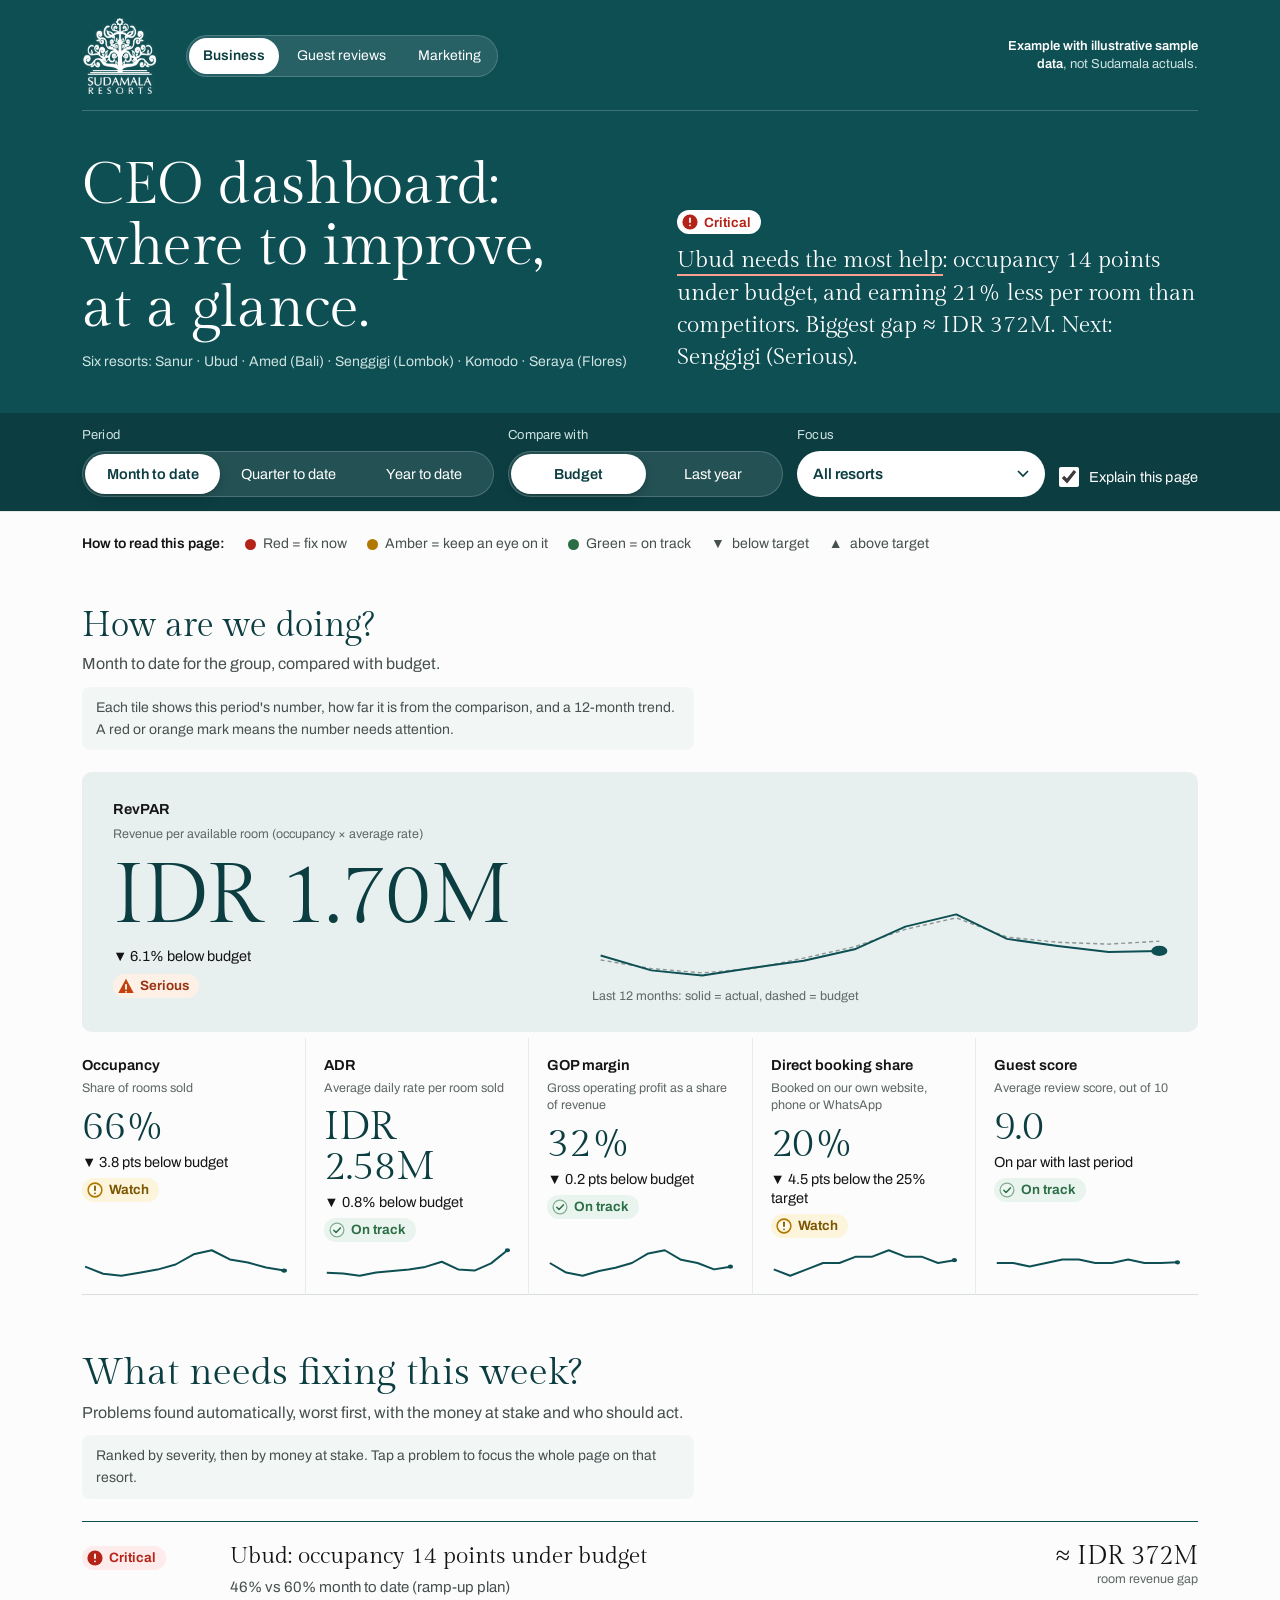
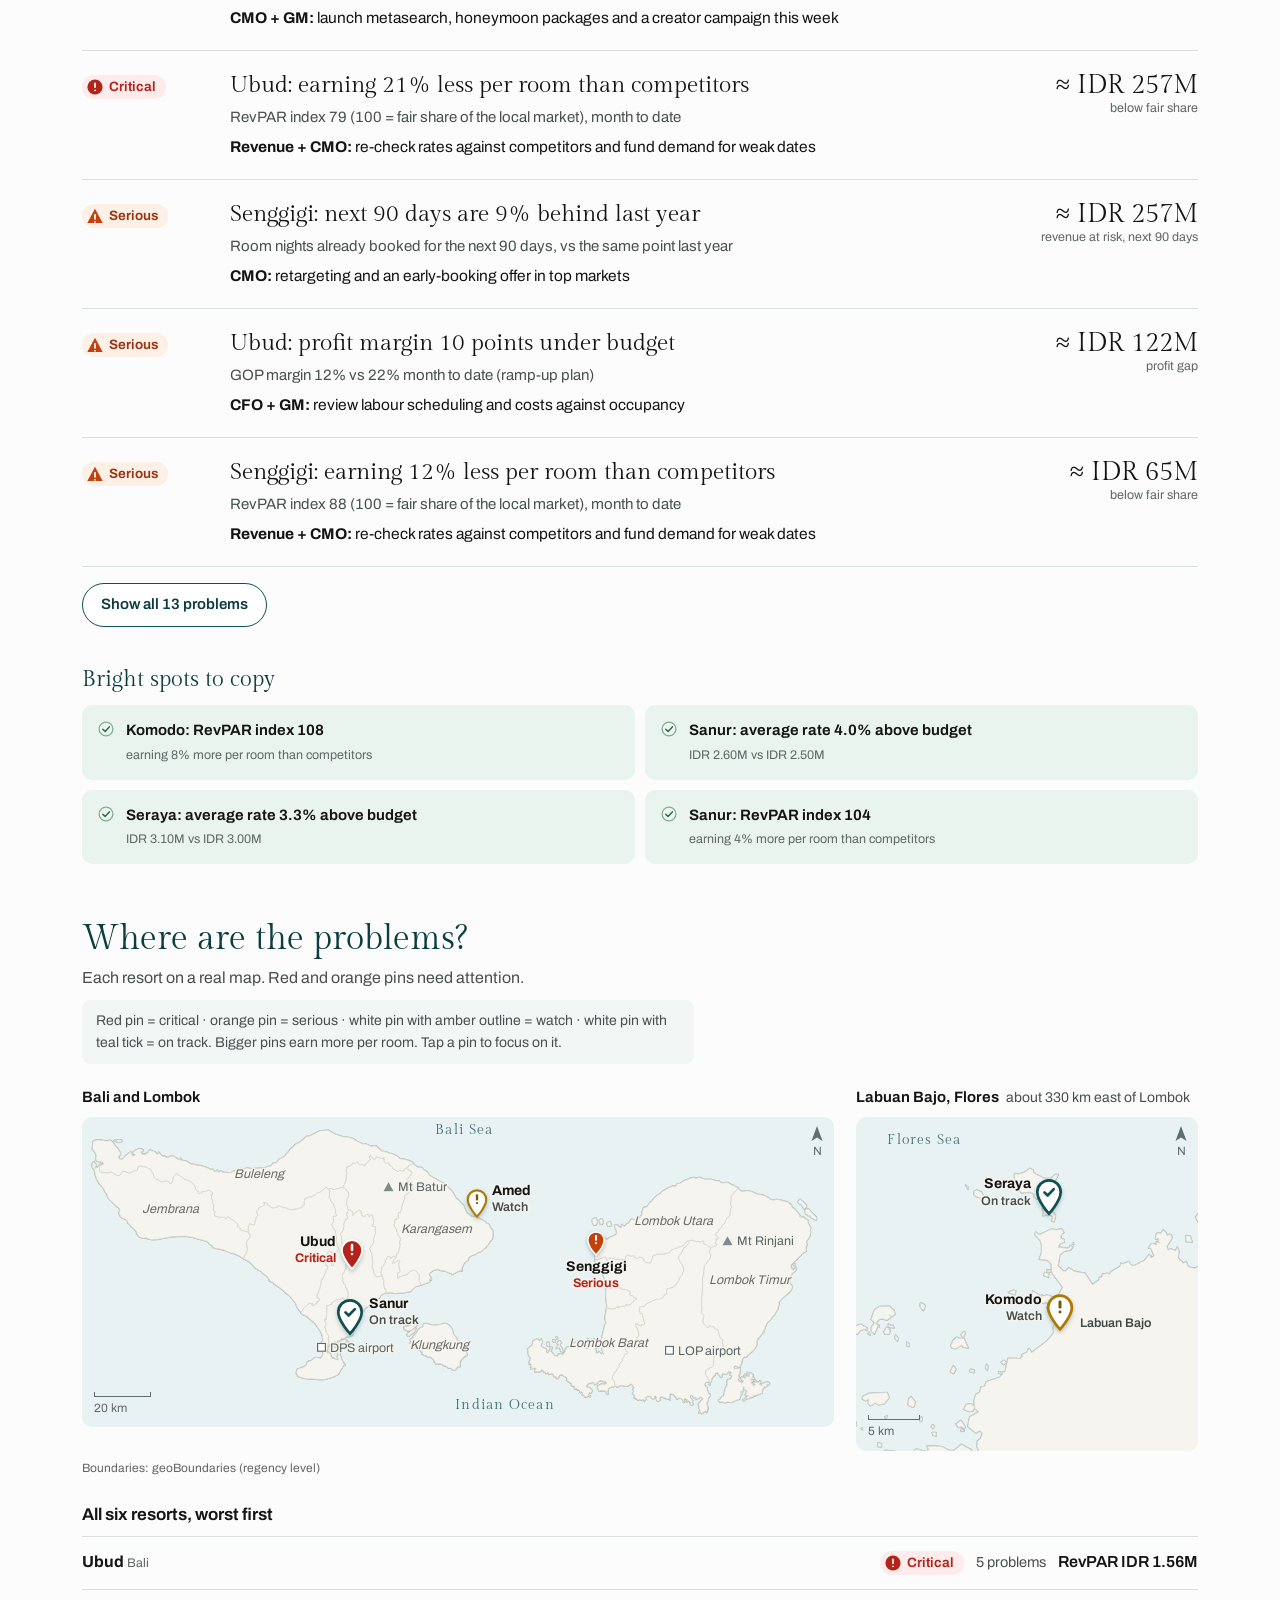
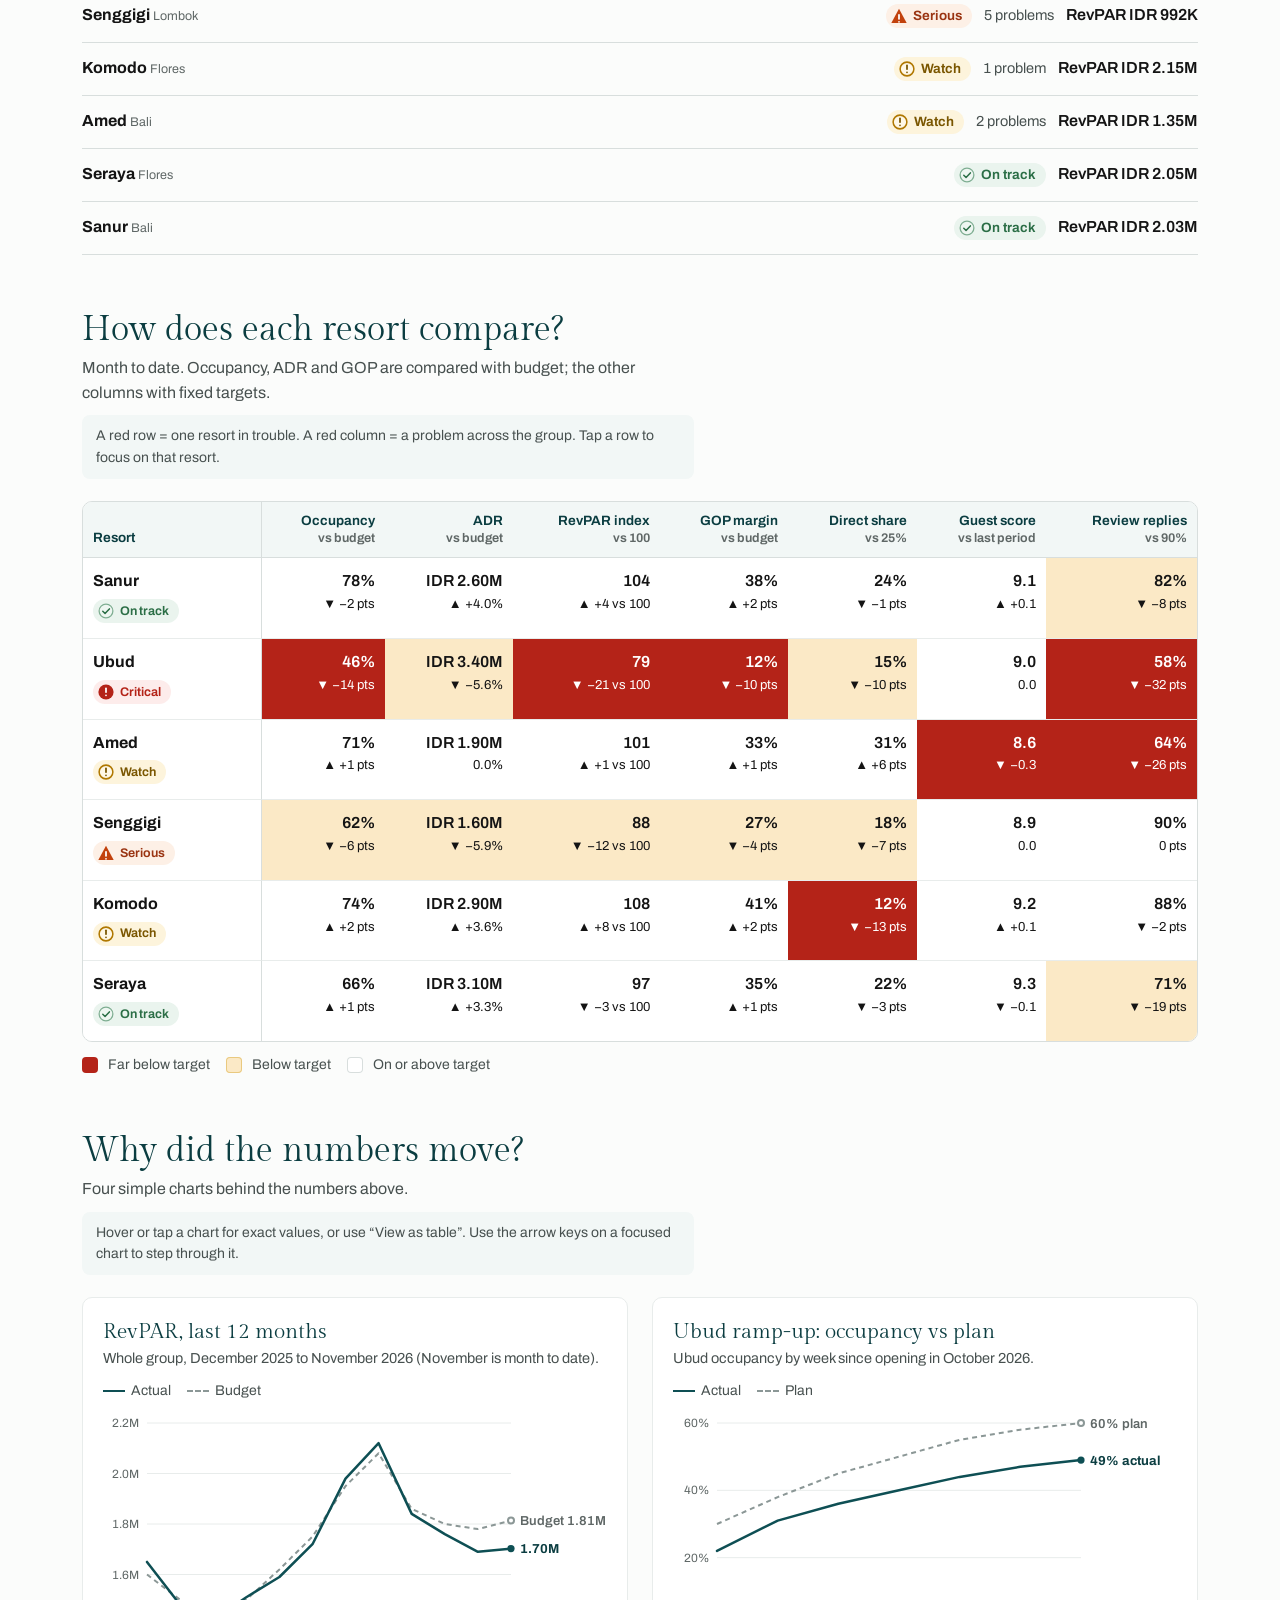
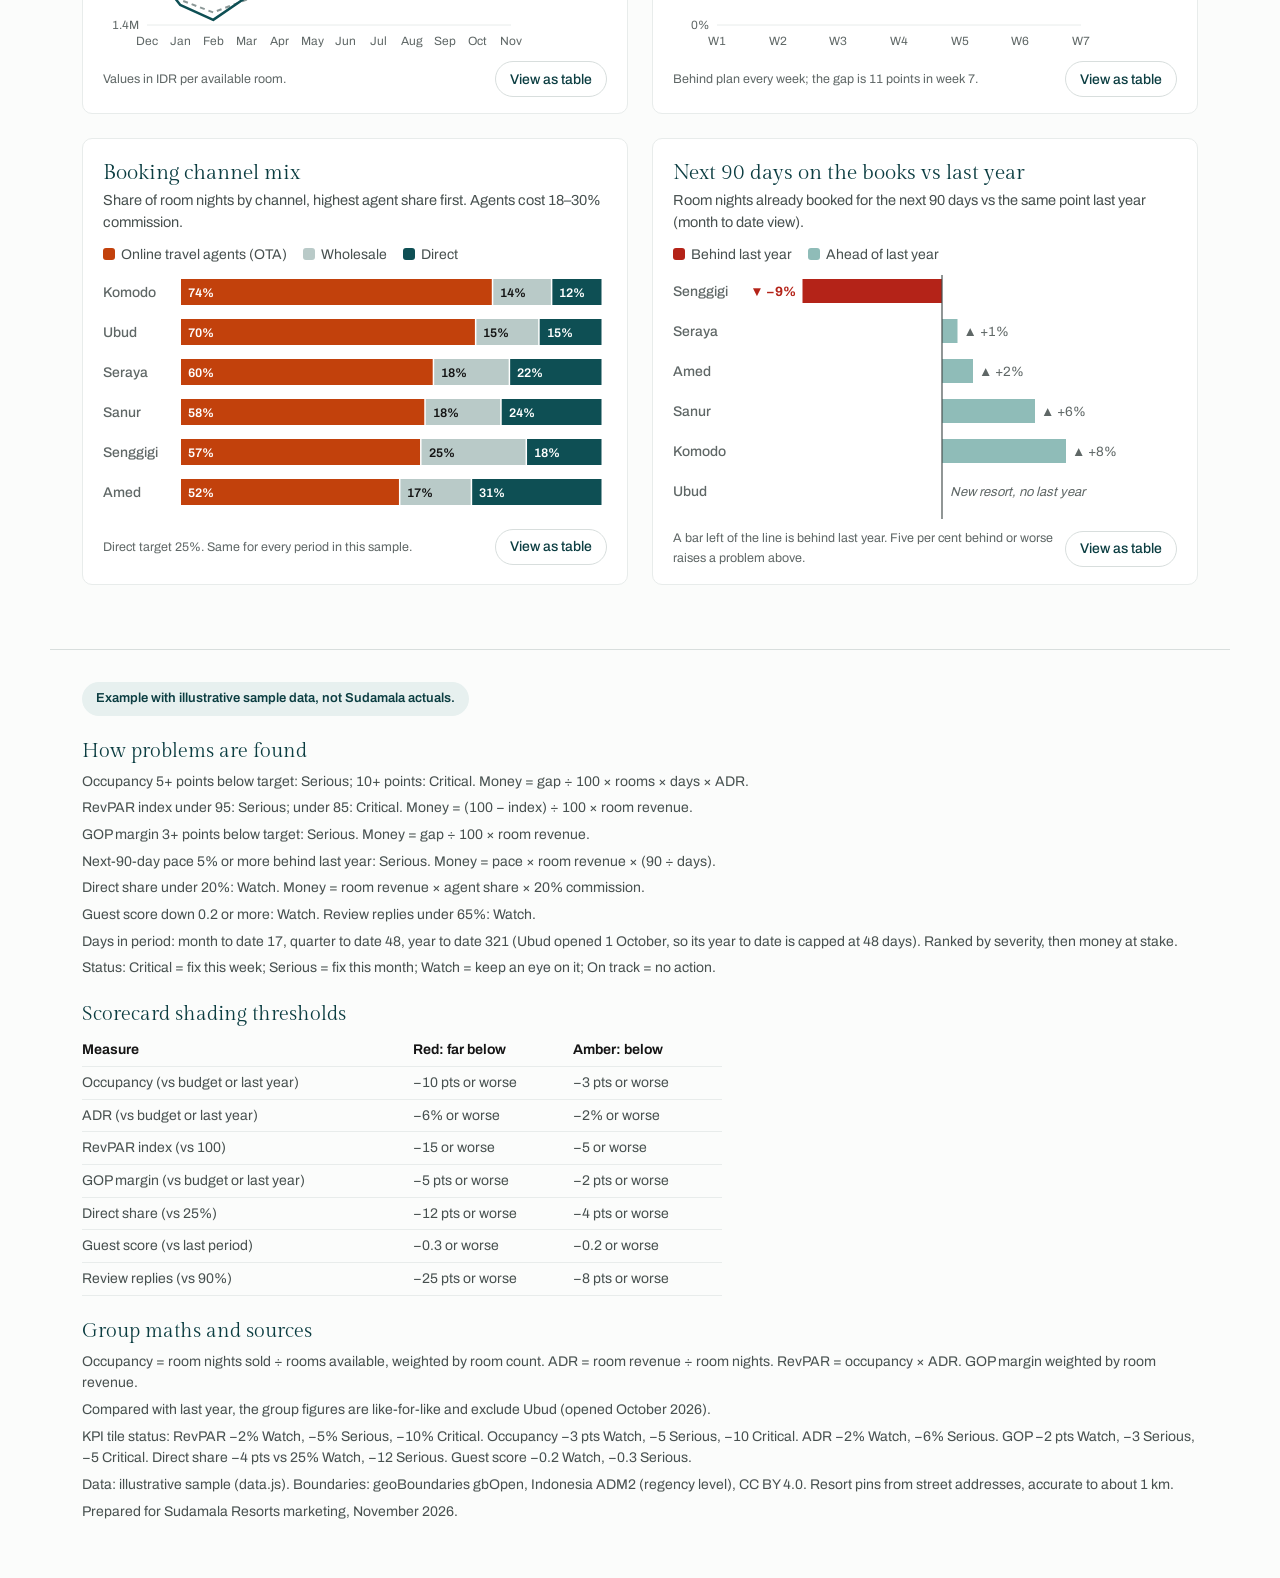
<file: index.html>
<!doctype html>
<html lang="en">
<head>
<meta charset="utf-8">
<meta name="viewport" content="width=device-width, initial-scale=1">
<title>CEO dashboard: where to improve, at a glance · Sudamala Resorts (sample data)</title>
<meta name="description" content="Example CEO dashboard for Sudamala Resorts with illustrative sample data, not Sudamala actuals.">
<meta name="theme-color" content="#0e4f54">
<meta name="robots" content="noindex, nofollow">
<link rel="icon" href="data:image/svg+xml,%3Csvg xmlns='http://www.w3.org/2000/svg' viewBox='0 0 16 16'%3E%3Ccircle cx='8' cy='8' r='7' fill='%230e4f54'/%3E%3Crect x='7' y='3.5' width='2' height='6' fill='%23fff'/%3E%3Crect x='7' y='10.8' width='2' height='2' fill='%23fff'/%3E%3C/svg%3E">
<link rel="preload" href="fonts/gilda-display-latin.woff2" as="font" type="font/woff2" crossorigin>
<link rel="preload" href="fonts/archivo-var-latin.woff2" as="font" type="font/woff2" crossorigin>
<link rel="stylesheet" href="styles.css">
<script type="module" src="app.js"></script>
</head>
<body class="explain-on">
<a class="skip" href="#issues">Skip to what needs fixing</a>

<header class="masthead">
  <div class="wrap">
    <div class="topline">
      <img class="logo" src="assets/sudamala-logo-white.png" width="240" height="240" alt="Sudamala Resorts">
      <nav class="views" aria-label="Dashboards">
        <a href="./" aria-current="page">Business</a>
        <a href="reviews/">Guest reviews</a>
        <a href="marketing/">Marketing</a>
      </nav>
      <p class="sample-label" role="note"><strong>Example with illustrative sample data</strong>, not Sudamala actuals.</p>
    </div>
    <div class="intro">
      <div>
        <h1>CEO dashboard: where to improve, at a glance.</h1>
        <p class="resorts-line">Six resorts: Sanur · Ubud · Amed (Bali) · Senggigi (Lombok) · Komodo · Seraya (Flores)</p>
      </div>
      <p class="verdict" id="verdict" aria-live="polite"></p>
    </div>
  </div>
</header>

<div class="filterbar" id="filterbar">
  <form class="wrap filters" id="filters" aria-label="Filters">
    <fieldset class="seg">
      <legend>Period</legend>
      <div class="seg-options">
        <label><input type="radio" name="period" value="mtd" checked><span>Month to date</span></label>
        <label><input type="radio" name="period" value="qtd"><span>Quarter to date</span></label>
        <label><input type="radio" name="period" value="ytd"><span>Year to date</span></label>
      </div>
    </fieldset>
    <fieldset class="seg">
      <legend>Compare with</legend>
      <div class="seg-options">
        <label><input type="radio" name="cmp" value="budget" checked><span>Budget</span></label>
        <label><input type="radio" name="cmp" value="ly"><span>Last year</span></label>
      </div>
    </fieldset>
    <div class="field">
      <label for="focus">Focus</label>
      <select id="focus" name="focus">
        <option value="all">All resorts</option>
      </select>
    </div>
    <div class="field field-toggle">
      <label class="toggle"><input type="checkbox" id="explain" checked><span>Explain this page</span></label>
    </div>
  </form>
</div>

<main class="wrap" id="main">
  <p class="key" aria-label="How to read this page">
    <span class="key-title">How to read this page:</span>
    <span class="key-item"><span class="swatch sw-crit" aria-hidden="true"></span> Red = fix now</span>
    <span class="key-item"><span class="swatch sw-watch" aria-hidden="true"></span> Amber = keep an eye on it</span>
    <span class="key-item"><span class="swatch sw-ok" aria-hidden="true"></span> Green = on track</span>
    <span class="key-item"><span aria-hidden="true">▼</span> below target</span>
    <span class="key-item"><span aria-hidden="true">▲</span> above target</span>
  </p>

  <div class="focus-banner" id="focus-banner" hidden>
    <p><span id="focus-text"></span></p>
    <button type="button" class="btn" id="clear-focus">Back to all resorts</button>
  </div>

  <section class="section" id="kpis" aria-labelledby="kpis-h">
    <div class="section-head">
      <h2 id="kpis-h">How are we doing?</h2>
      <p class="answers" id="kpis-sub"></p>
      <p class="explain">Each tile shows this period's number, how far it is from the comparison, and a 12-month trend. A red or orange mark means the number needs attention.</p>
    </div>
    <div class="tiles" id="tiles"></div>
  </section>

  <section class="section section-issues" id="issues" aria-labelledby="issues-h" tabindex="-1">
    <div class="section-head">
      <h2 id="issues-h">What needs fixing this week?</h2>
      <p class="answers">Problems found automatically, worst first, with the money at stake and who should act.</p>
      <p class="explain">Ranked by severity, then by money at stake. Tap a problem to focus the whole page on that resort.</p>
    </div>
    <ol class="issues" id="issue-list"></ol>
    <div class="issues-more">
      <button type="button" class="btn" id="show-all" aria-expanded="false"></button>
    </div>
    <h3 class="bright-h">Bright spots to copy</h3>
    <ul class="bright" id="bright-list"></ul>
  </section>

  <section class="section" id="map" aria-labelledby="map-h">
    <div class="section-head">
      <h2 id="map-h">Where are the problems?</h2>
      <p class="answers">Each resort on a real map. Red and orange pins need attention.</p>
      <p class="explain">Red pin = critical · orange pin = serious · white pin with amber outline = watch · white pin with teal tick = on track. Bigger pins earn more per room. Tap a pin to focus on it.</p>
    </div>
    <div class="maps">
      <figure class="map-panel map-main" id="map-main">
        <figcaption class="map-cap"><strong>Bali and Lombok</strong></figcaption>
      </figure>
      <figure class="map-panel map-close" id="map-close">
        <figcaption class="map-cap"><strong>Labuan Bajo, Flores</strong> <span>about 330 km east of Lombok</span></figcaption>
      </figure>
    </div>
    <p class="credit">Boundaries: geoBoundaries (regency level)</p>
    <h3 class="sub-h">All six resorts, worst first</h3>
    <ol class="resort-list" id="resort-list"></ol>
  </section>

  <section class="section" id="scorecard" aria-labelledby="score-h">
    <div class="section-head">
      <h2 id="score-h">How does each resort compare?</h2>
      <p class="answers" id="score-sub"></p>
      <p class="explain">A red row = one resort in trouble. A red column = a problem across the group. Tap a row to focus on that resort.</p>
    </div>
    <div class="table-scroll" id="score-wrap" tabindex="0" role="region" aria-label="Scorecard, scrolls sideways"></div>
    <p class="table-key">
      <span class="cell-key cell-key-far" aria-hidden="true"></span> Far below target
      <span class="cell-key cell-key-below" aria-hidden="true"></span> Below target
      <span class="cell-key cell-key-ok" aria-hidden="true"></span> On or above target
    </p>
  </section>

  <section class="section" id="charts" aria-labelledby="charts-h">
    <div class="section-head">
      <h2 id="charts-h">Why did the numbers move?</h2>
      <p class="answers">Four simple charts behind the numbers above.</p>
      <p class="explain">Hover or tap a chart for exact values, or use “View as table”. Use the arrow keys on a focused chart to step through it.</p>
    </div>
    <div class="charts" id="chart-grid"></div>
  </section>
</main>

<footer class="wrap footer" id="footer"></footer>

<div class="tooltip" id="tooltip" role="status" hidden></div>
<noscript><p class="wrap">This dashboard needs JavaScript to draw its numbers and charts.</p></noscript>
</body>
</html>
</file>
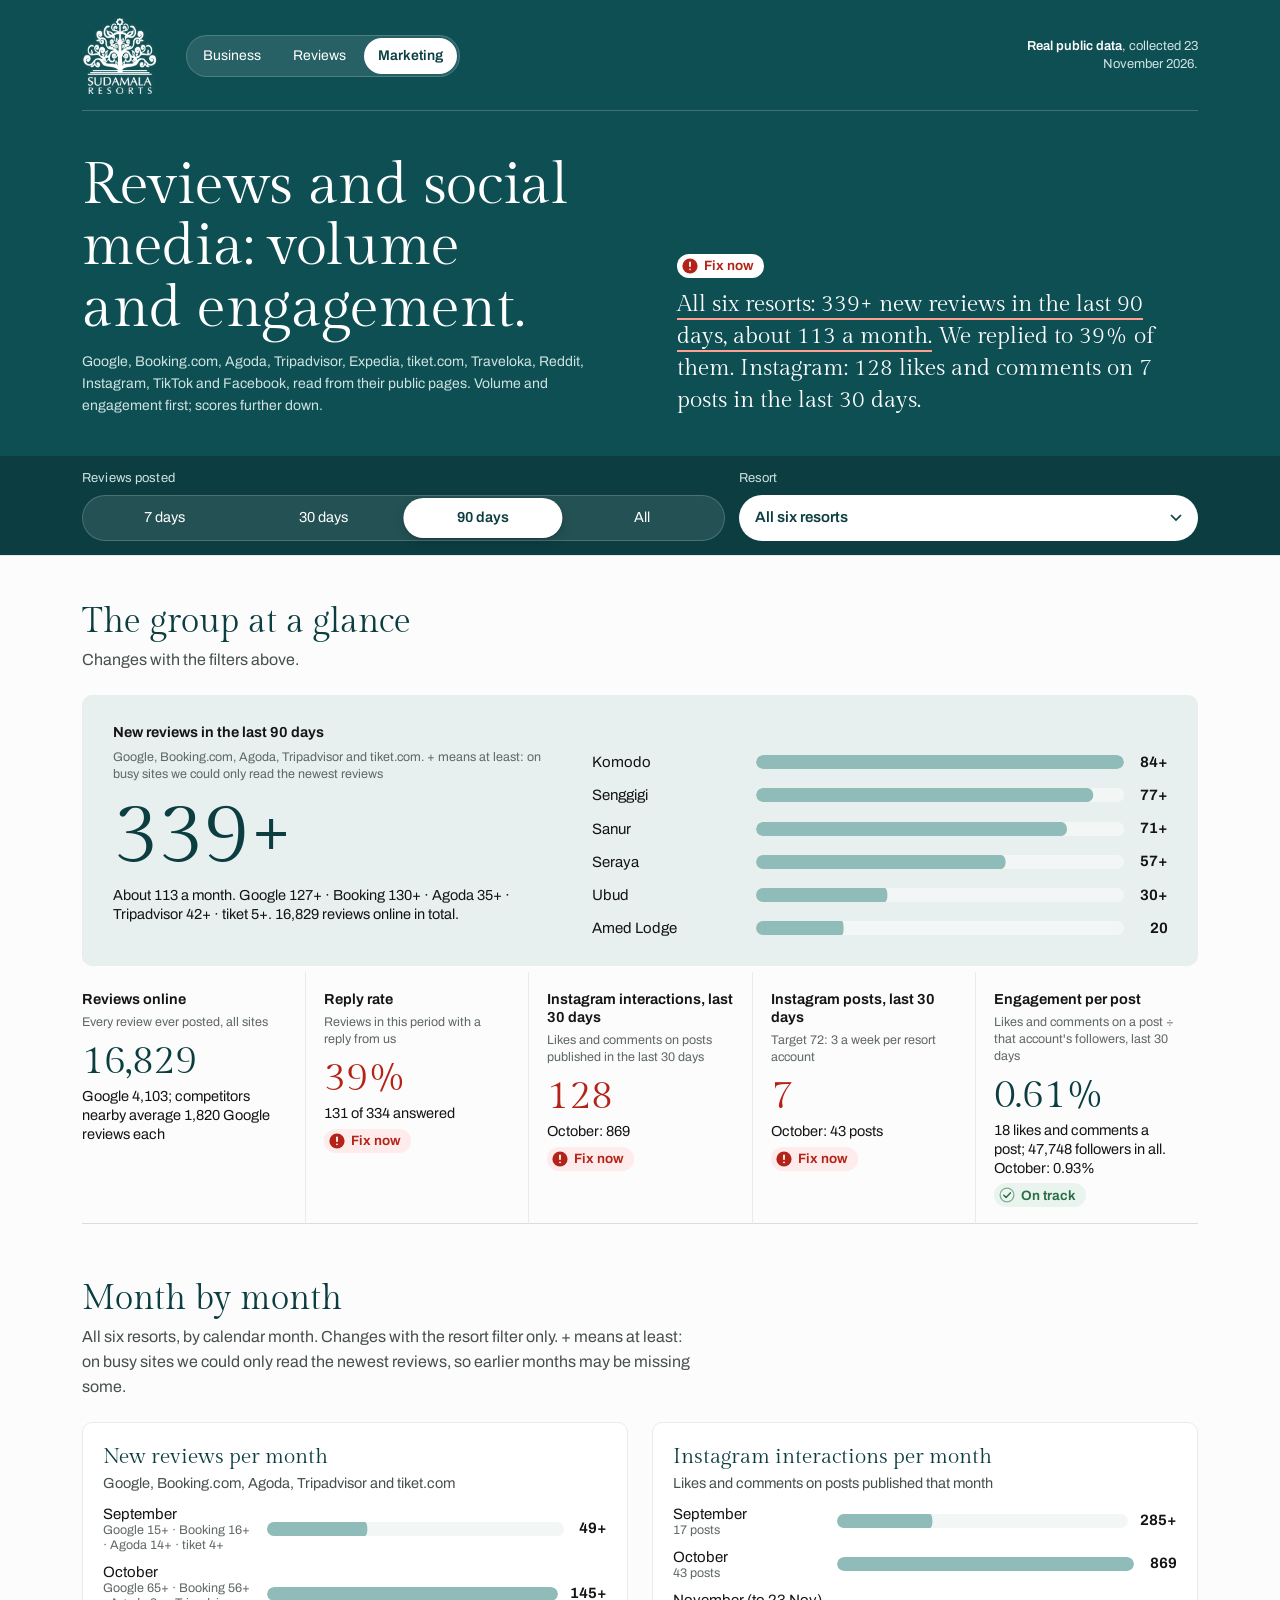
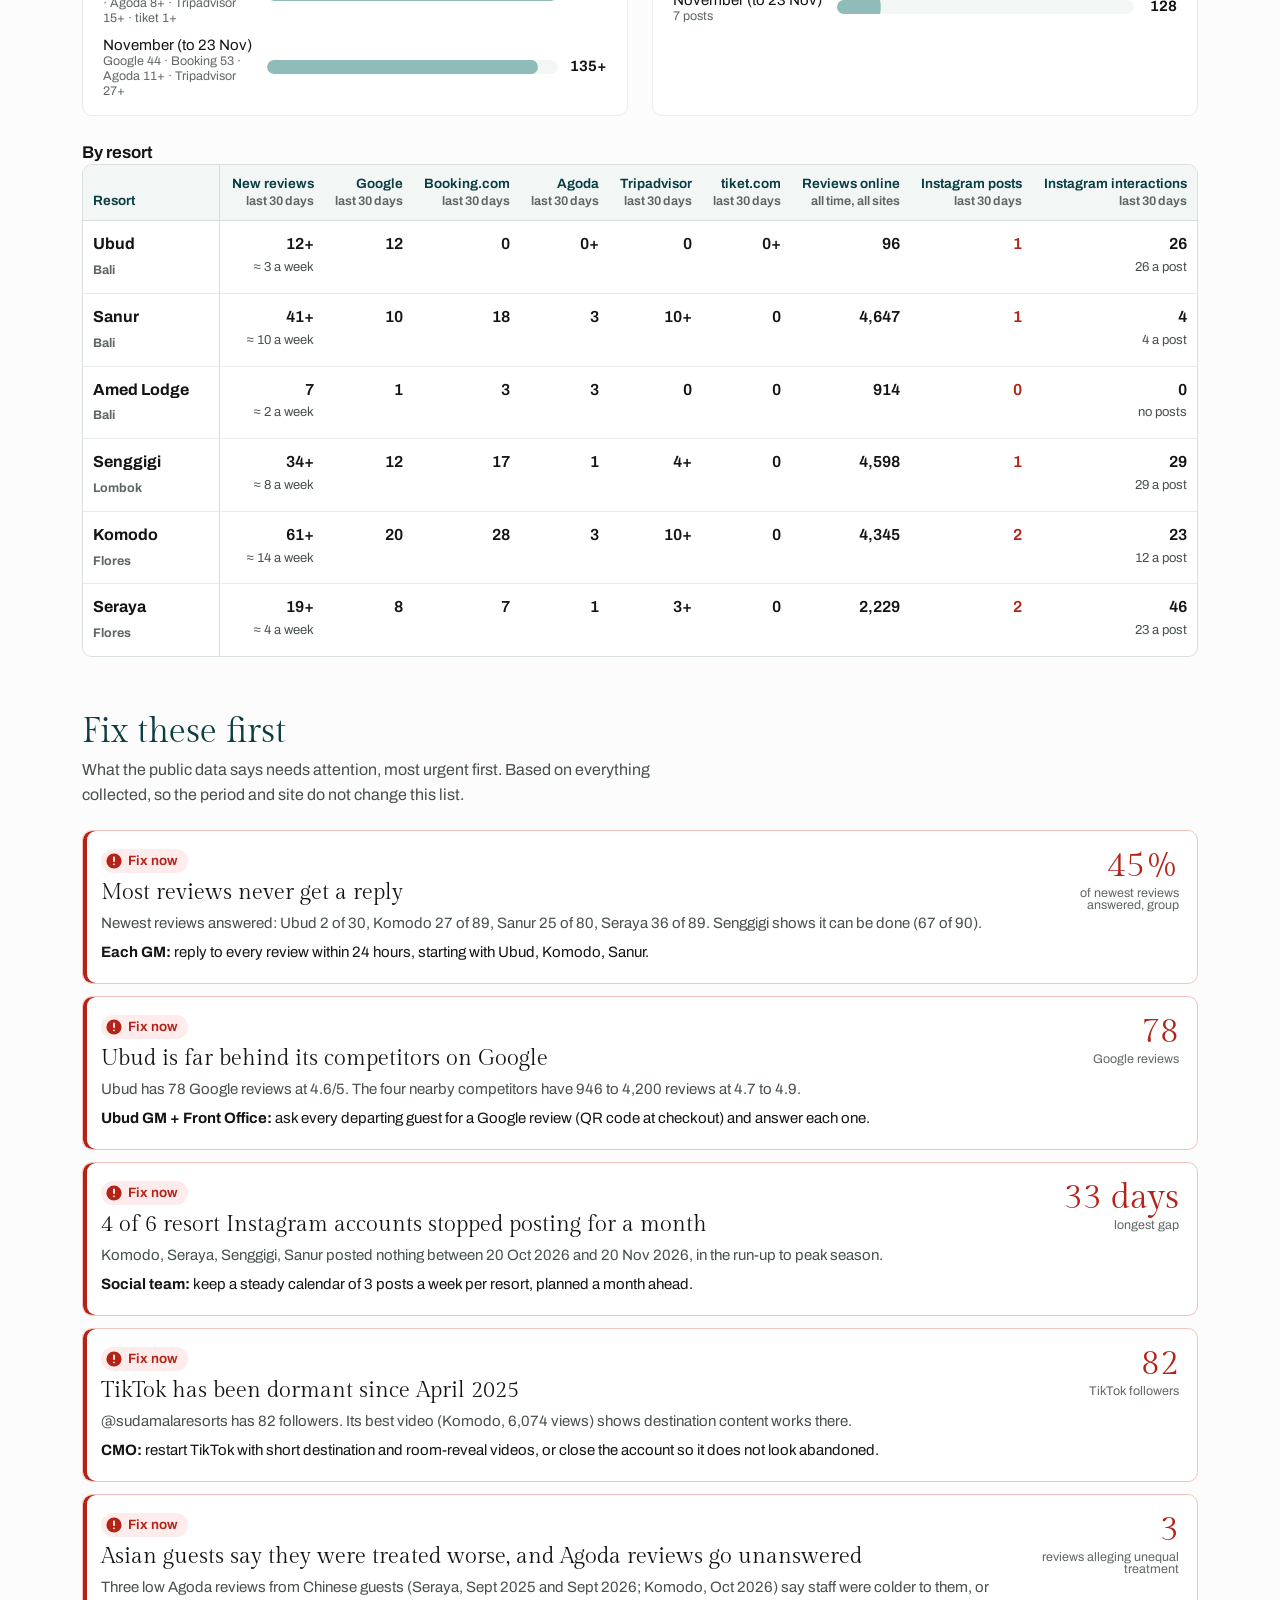
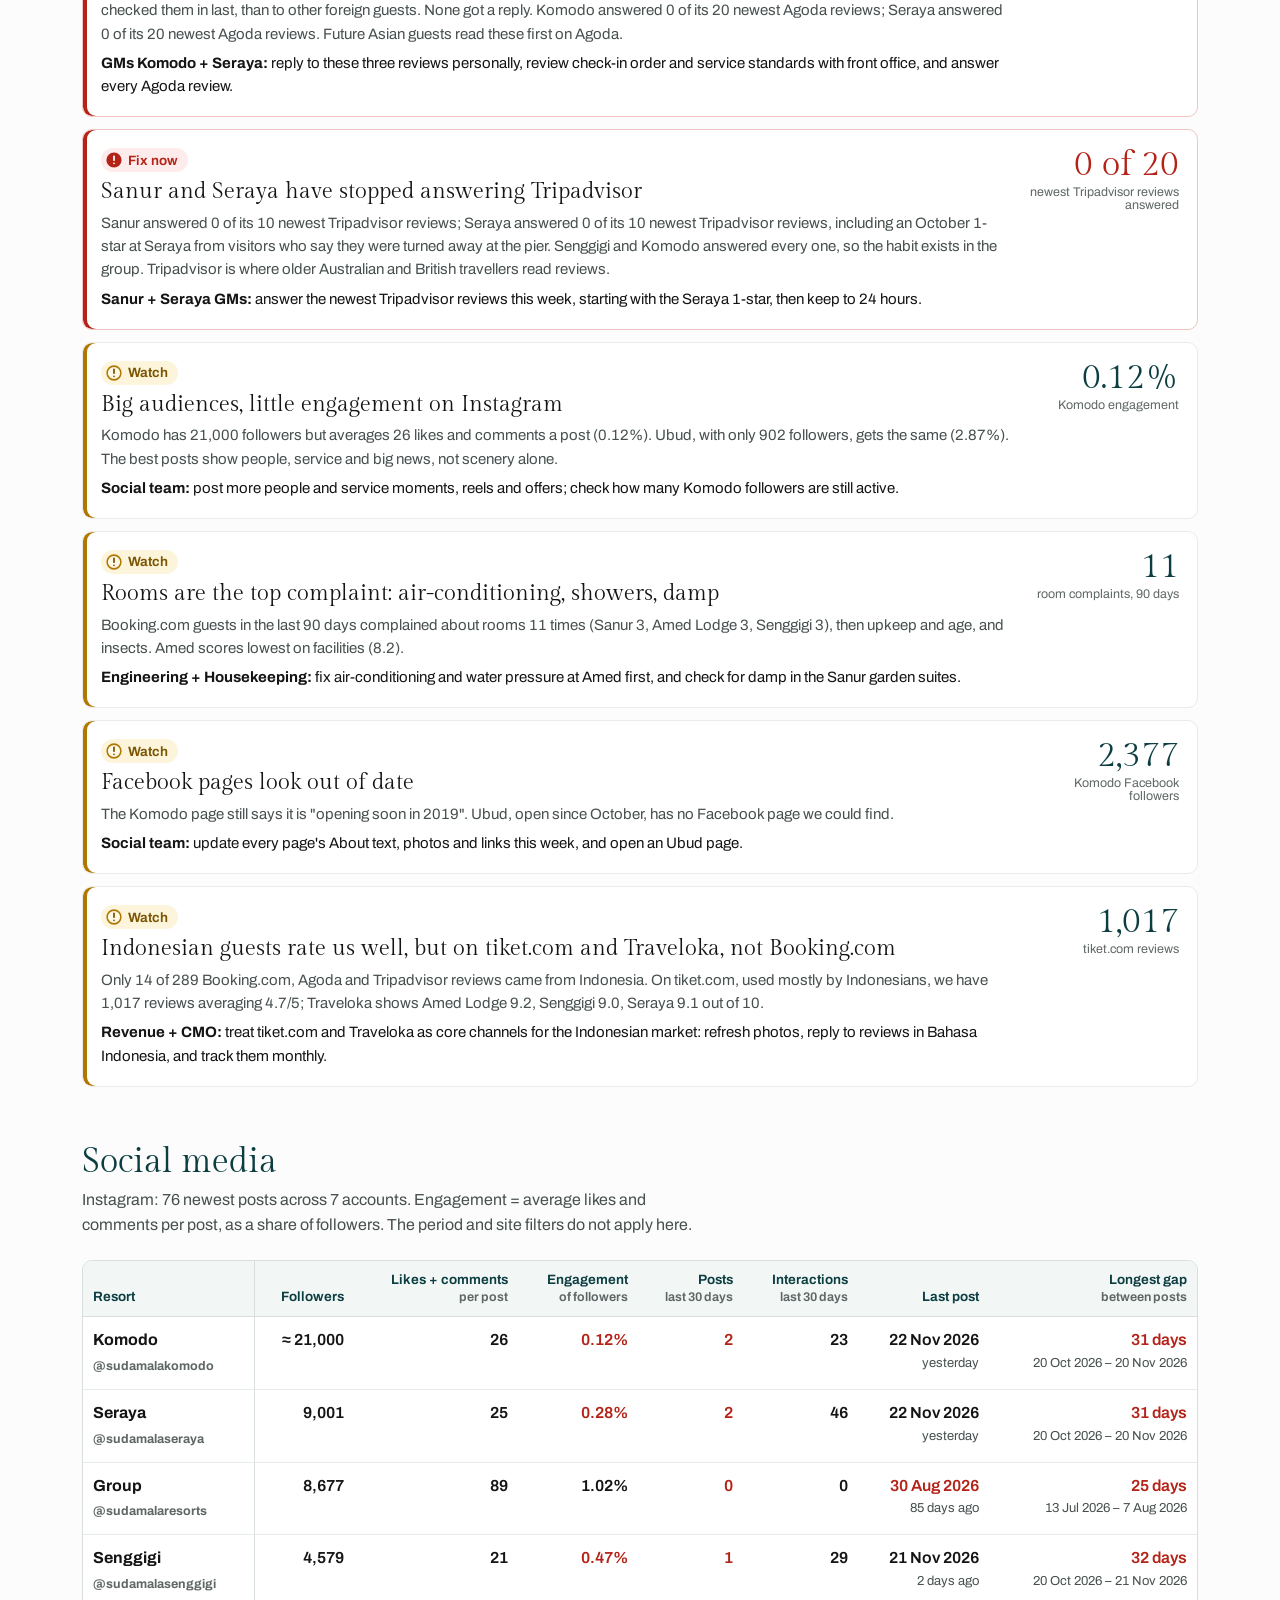
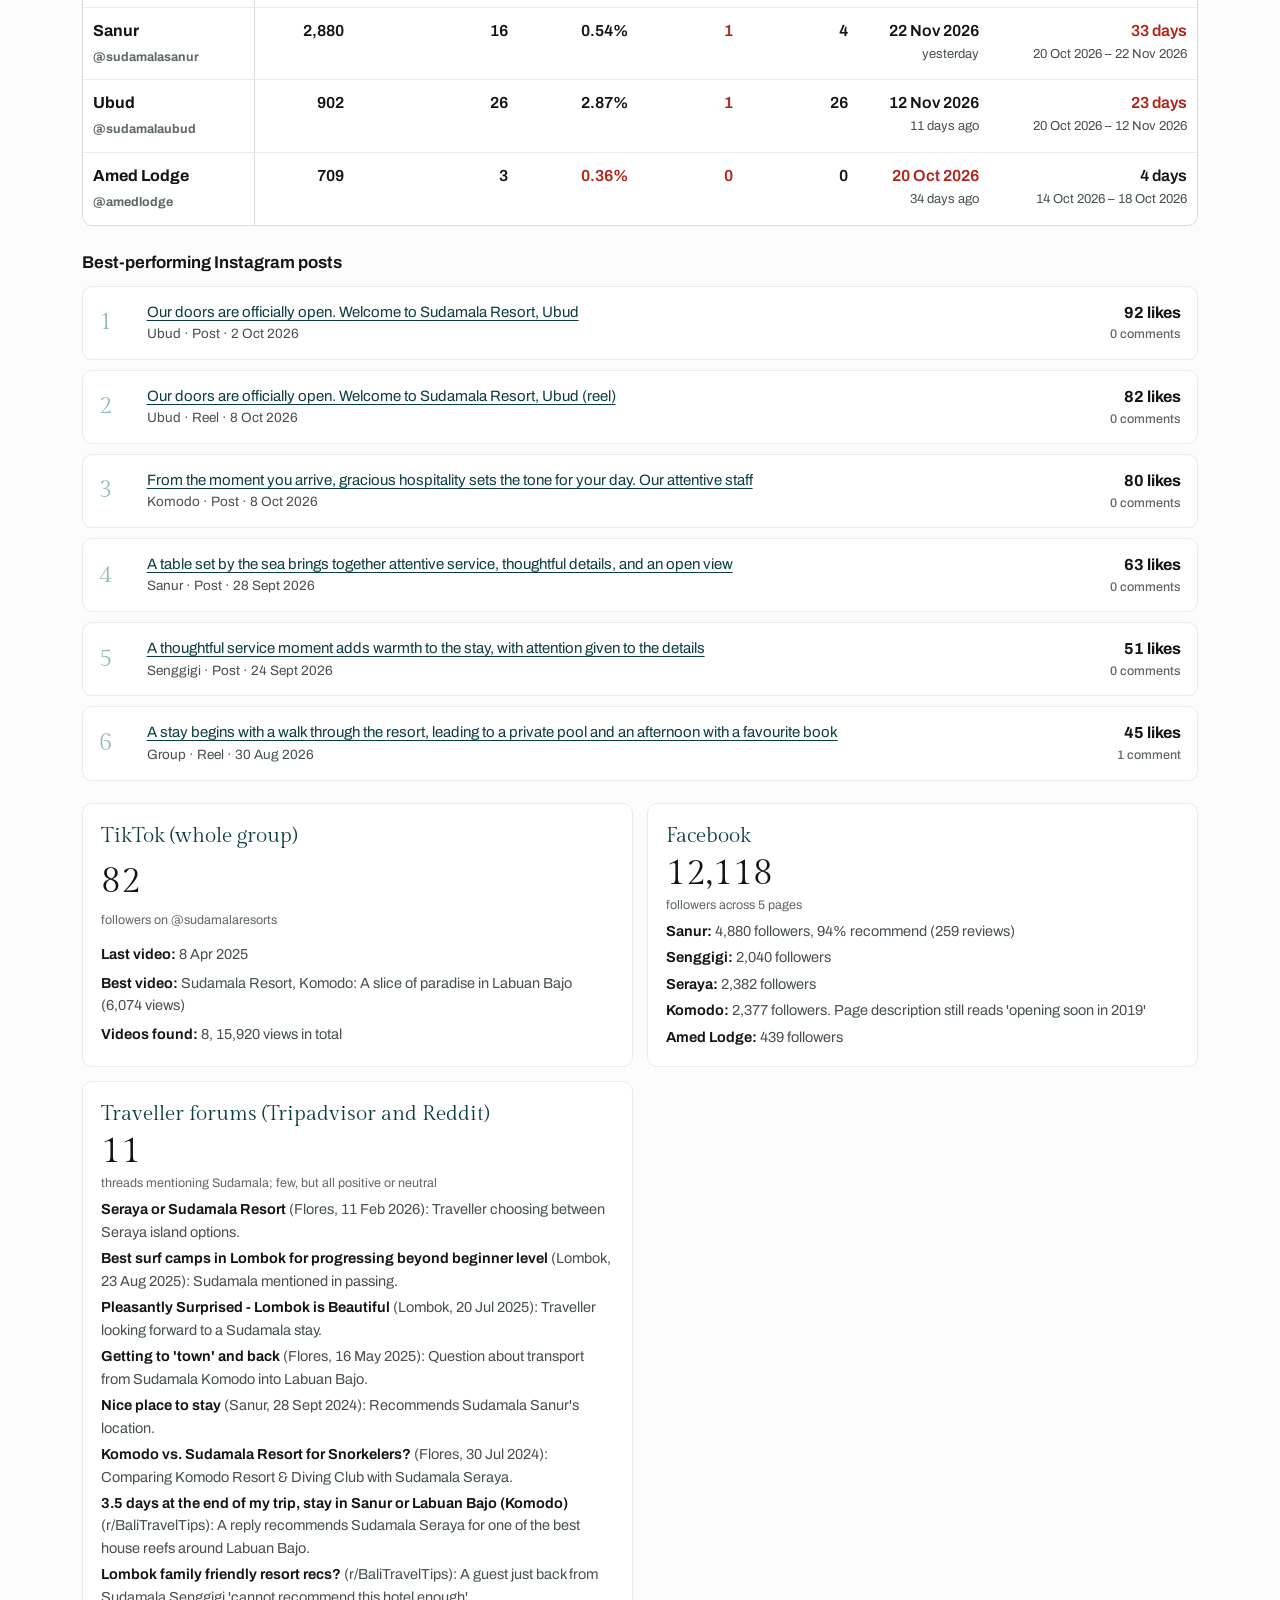
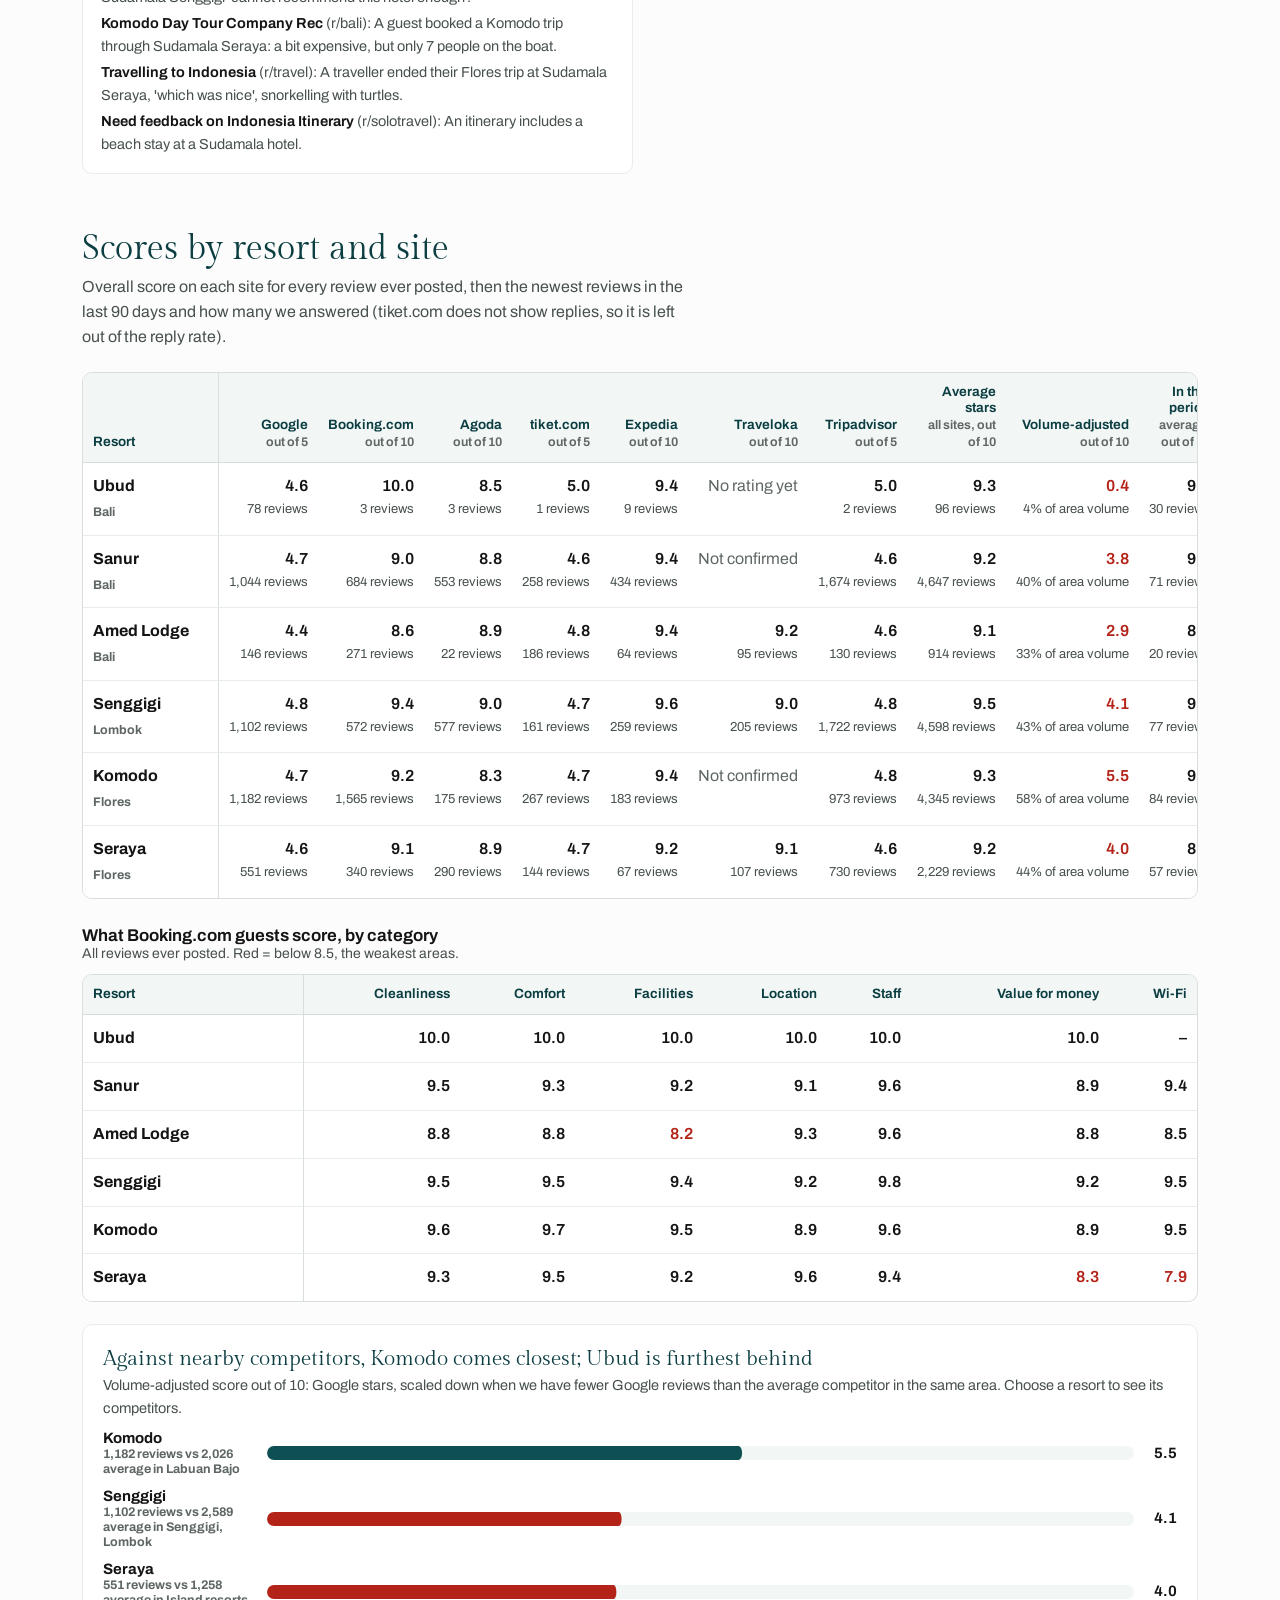
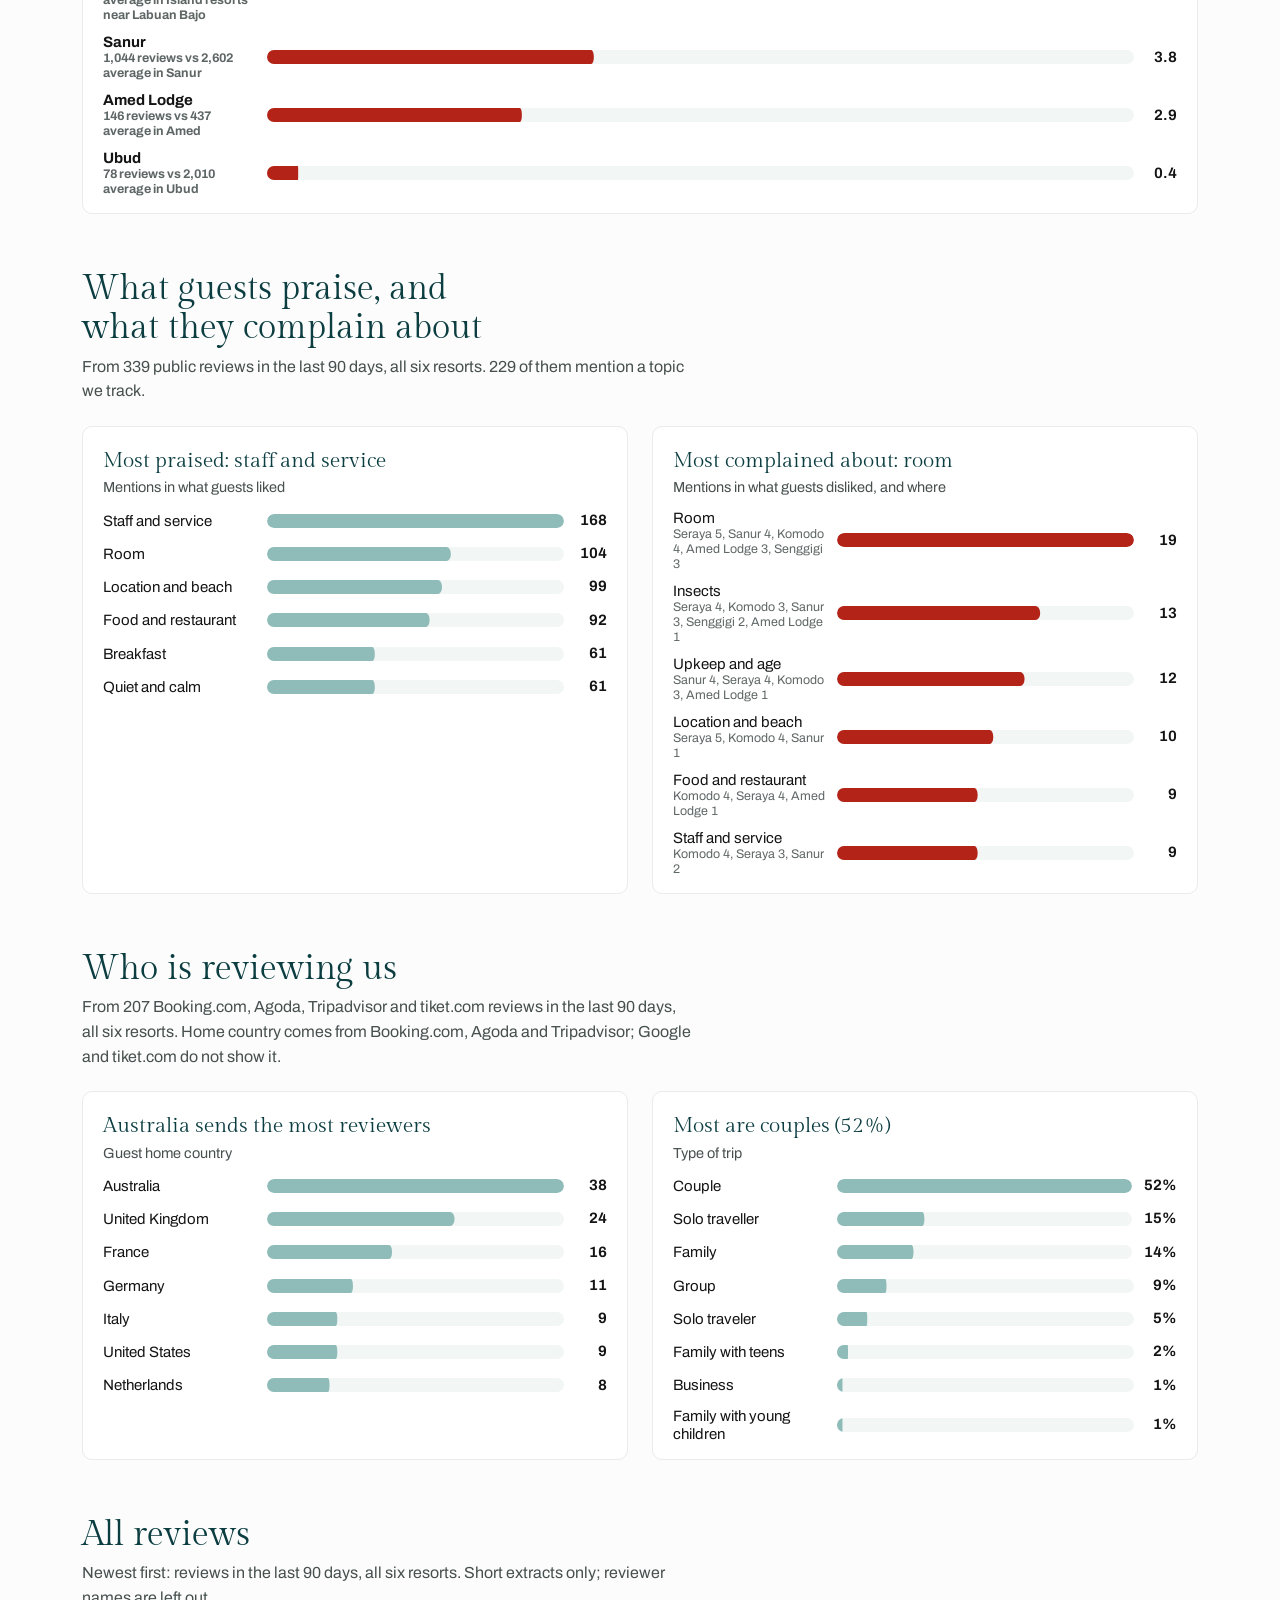
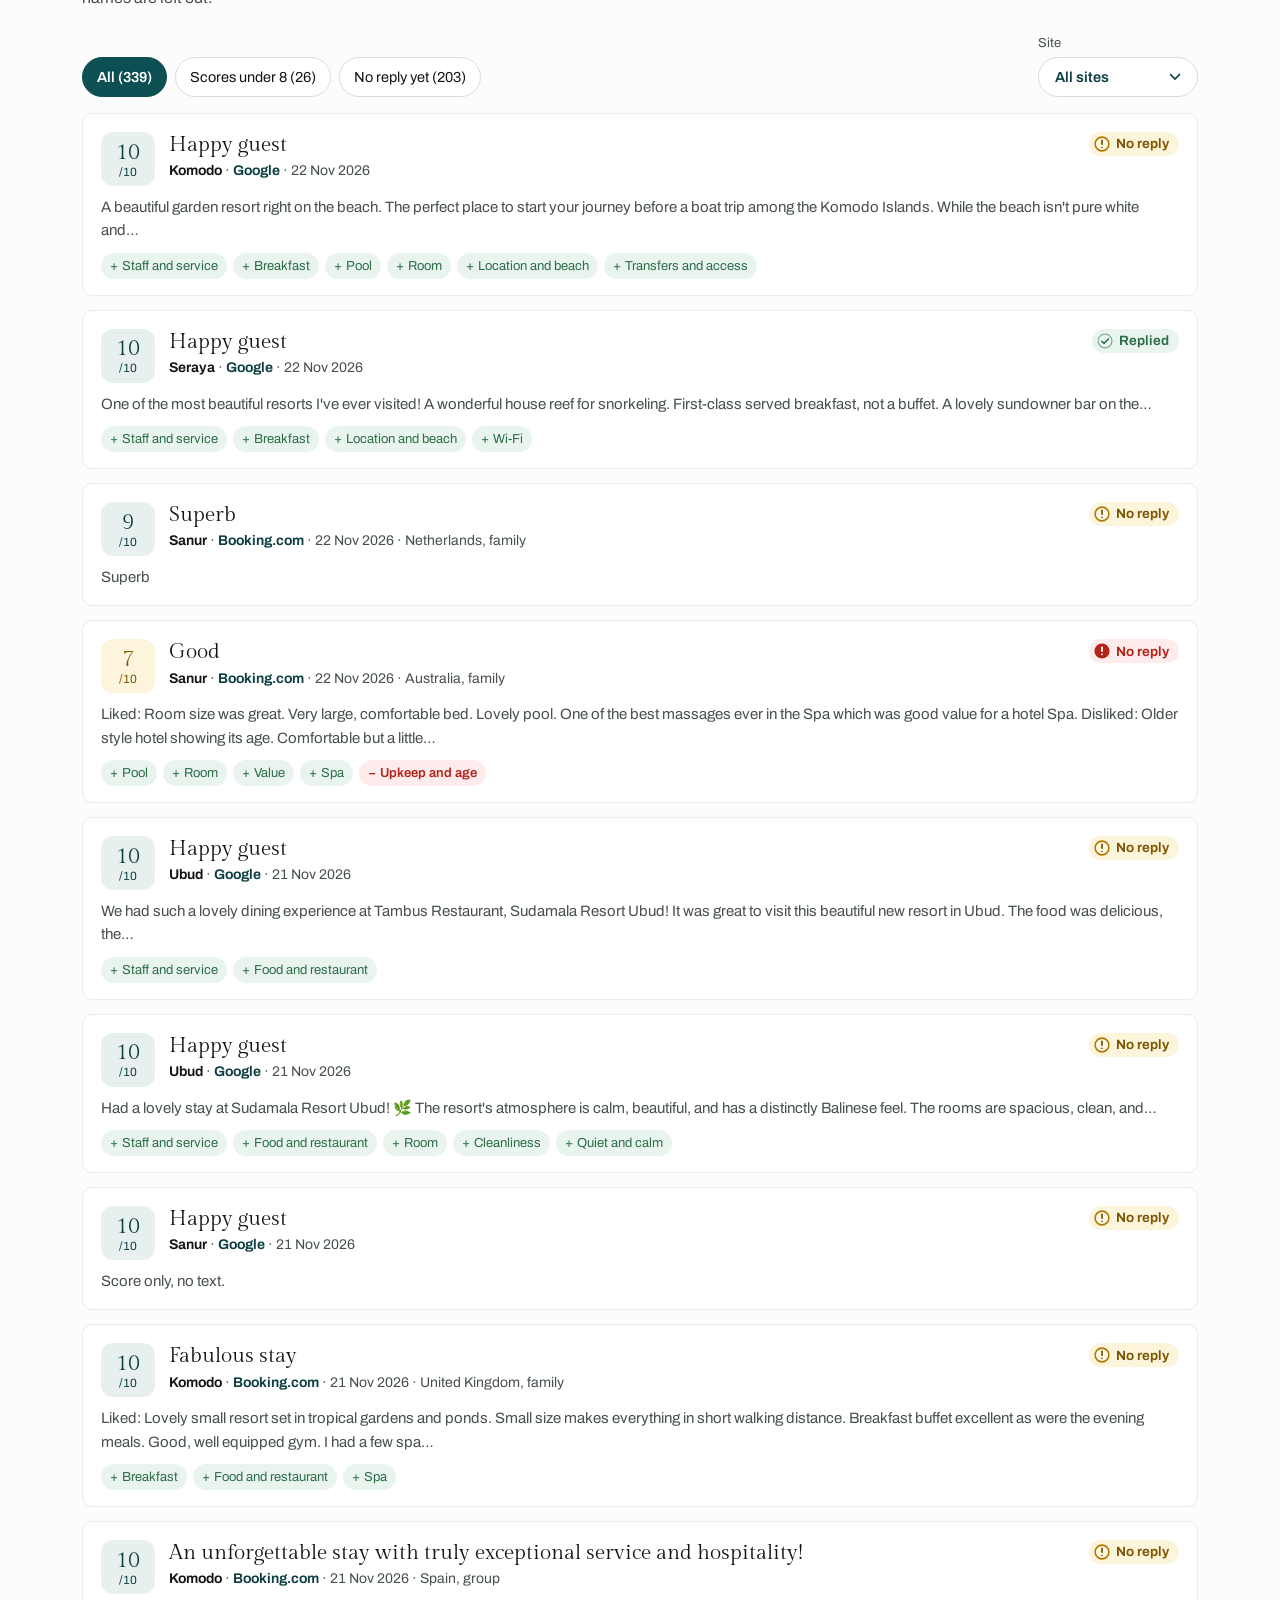
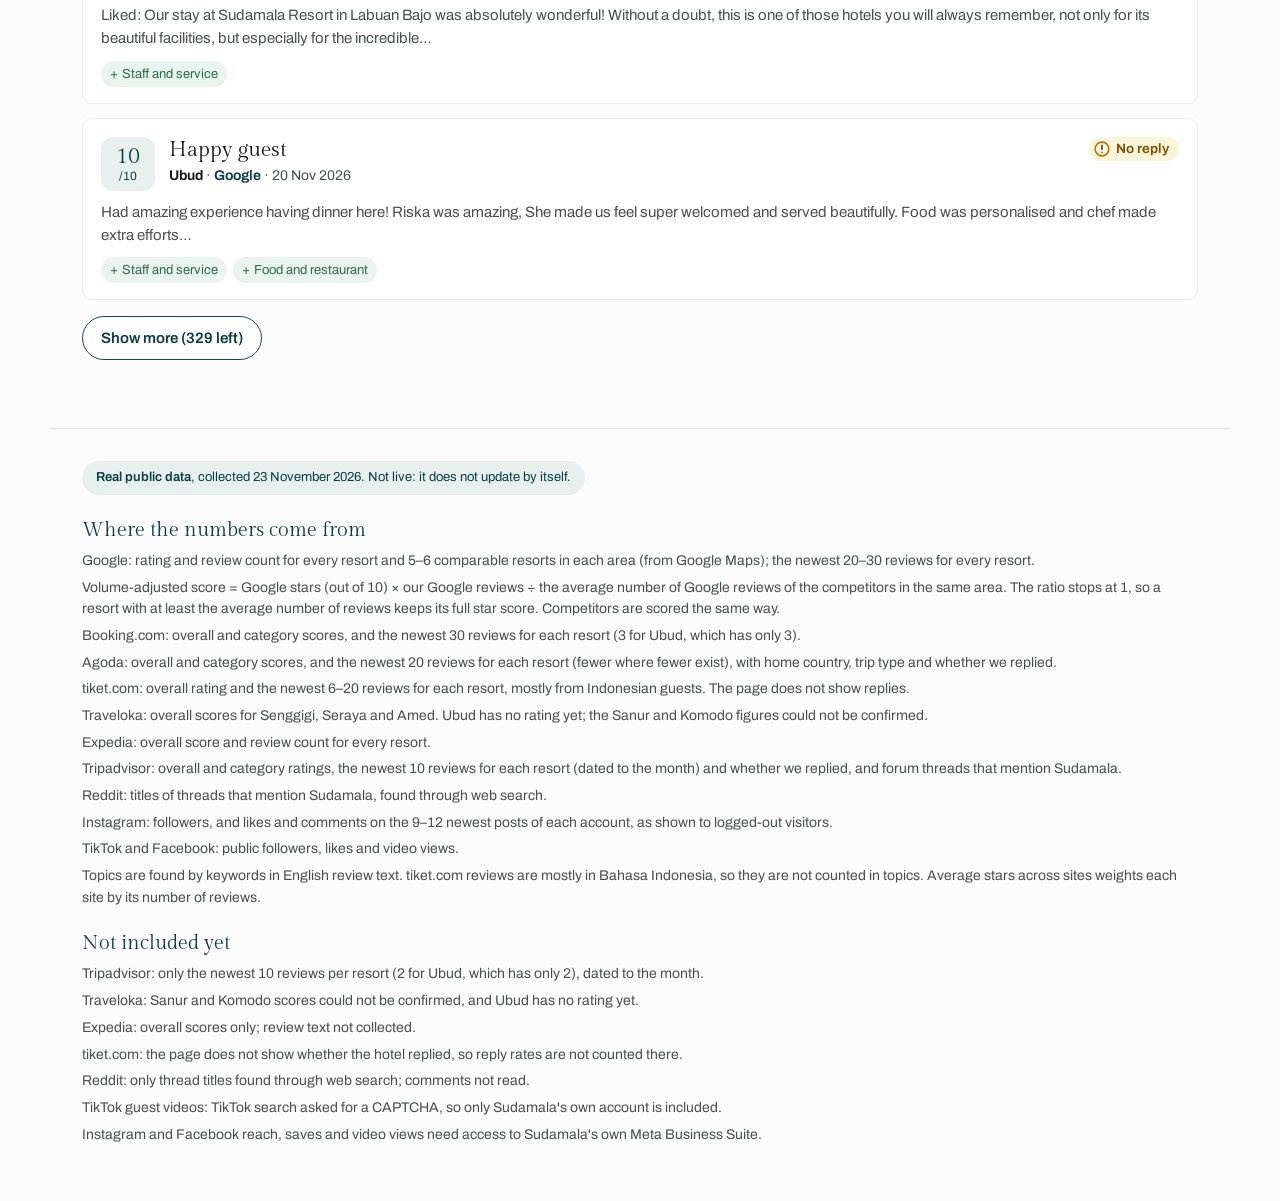
<file: marketing/index.html>
<!doctype html>
<html lang="en">
<head>
<meta charset="utf-8">
<meta name="viewport" content="width=device-width, initial-scale=1">
<title>Reviews and social media: volume and engagement · Sudamala Resorts</title>
<meta name="description" content="Public guest reviews and social media numbers for Sudamala Resorts, collected 23 November 2026.">
<meta name="theme-color" content="#0e4f54">
<meta name="robots" content="noindex, nofollow">
<link rel="icon" href="data:image/svg+xml,%3Csvg xmlns='http://www.w3.org/2000/svg' viewBox='0 0 16 16'%3E%3Ccircle cx='8' cy='8' r='7' fill='%230e4f54'/%3E%3Cpath d='M8 3.6l1.3 2.7 3 .4-2.2 2.1.5 3L8 10.4l-2.6 1.4.5-3-2.2-2.1 3-.4z' fill='%23fff'/%3E%3C/svg%3E">
<link rel="preload" href="../fonts/gilda-display-latin.woff2" as="font" type="font/woff2" crossorigin>
<link rel="preload" href="../fonts/archivo-var-latin.woff2" as="font" type="font/woff2" crossorigin>
<link rel="stylesheet" href="../styles.css">
<link rel="stylesheet" href="../reviews/reviews.css">
<link rel="stylesheet" href="marketing.css">
<script type="module" src="app.js"></script>
</head>
<body>
<a class="skip" href="#fix">Skip to what to fix first</a>

<header class="masthead">
  <div class="wrap">
    <div class="topline">
      <img class="logo" src="../assets/sudamala-logo-white.png" width="240" height="240" alt="Sudamala Resorts">
      <nav class="views" aria-label="Dashboards">
        <a href="../">Business</a>
        <a href="../reviews/">Reviews</a>
        <a href="./" aria-current="page">Marketing</a>
      </nav>
      <p class="sample-label real-label" role="note"><strong>Real public data</strong>, collected 23 November 2026.</p>
    </div>
    <div class="intro">
      <div>
        <h1>Reviews and social media: volume and engagement.</h1>
        <p class="resorts-line">Google, Booking.com, Agoda, Tripadvisor, Expedia, tiket.com, Traveloka, Reddit, Instagram, TikTok and Facebook, read from their public pages. Volume and engagement first; scores further down.</p>
      </div>
      <p class="verdict" id="verdict" aria-live="polite"></p>
    </div>
  </div>
</header>

<div class="filterbar" id="filterbar">
  <form class="wrap filters filters-2" id="filters" aria-label="Filters">
    <fieldset class="seg">
      <legend>Reviews posted</legend>
      <div class="seg-options">
        <label><input type="radio" name="period" value="7"><span>7 days</span></label>
        <label><input type="radio" name="period" value="30"><span>30 days</span></label>
        <label><input type="radio" name="period" value="90" checked><span>90 days</span></label>
        <label><input type="radio" name="period" value="all"><span>All</span></label>
      </div>
    </fieldset>
    <div class="field">
      <label for="resort">Resort</label>
      <select id="resort" name="resort"><option value="all">All six resorts</option></select>
    </div>
  </form>
</div>

<main class="wrap" id="main">
  <section class="section" id="kpis" aria-labelledby="kpis-h">
    <div class="section-head">
      <h2 id="kpis-h">The group at a glance</h2>
      <p class="answers">Changes with the filters above.</p>
    </div>
    <div class="tiles" id="tiles"></div>
  </section>

  <section class="section" id="monthly" aria-labelledby="monthly-h">
    <div class="section-head">
      <h2 id="monthly-h">Month by month</h2>
      <p class="answers" id="monthly-sub"></p>
    </div>
    <div class="topic-grid">
      <figure class="chart topic-card">
        <h3 id="mrev-h"></h3>
        <p class="sub">Google, Booking.com, Agoda, Tripadvisor and tiket.com</p>
        <ol class="bars" id="mrev-bars" aria-labelledby="mrev-h"></ol>
      </figure>
      <figure class="chart topic-card">
        <h3 id="mig-h"></h3>
        <p class="sub">Likes and comments on posts published that month</p>
        <ol class="bars" id="mig-bars" aria-labelledby="mig-h"></ol>
      </figure>
    </div>
    <h3 class="sub-h">By resort</h3>
    <div class="table-scroll" id="volume-table" tabindex="0" role="region" aria-label="Review volume and Instagram activity by resort, scrolls sideways"></div>
  </section>

  <section class="section" id="fix" aria-labelledby="fix-h" tabindex="-1">
    <div class="section-head">
      <h2 id="fix-h">Fix these first</h2>
      <p class="answers" id="fix-sub"></p>
    </div>
    <ol class="findings" id="findings"></ol>
  </section>

  <section class="section" id="social" aria-labelledby="social-h">
    <div class="section-head">
      <h2 id="social-h">Social media</h2>
      <p class="answers" id="social-sub"></p>
    </div>
    <div class="table-scroll" id="ig-table" tabindex="0" role="region" aria-label="Instagram accounts, scrolls sideways"></div>
    <h3 class="sub-h" id="top-h">Best-performing Instagram posts</h3>
    <ol class="post-list" id="top-posts"></ol>
    <div class="social-cards" id="social-cards"></div>
  </section>

  <section class="section" id="scores" aria-labelledby="scores-h">
    <div class="section-head">
      <h2 id="scores-h">Scores by resort and site</h2>
      <p class="answers" id="scores-sub"></p>
    </div>
    <div class="table-scroll" id="score-table" tabindex="0" role="region" aria-label="Scores by resort, scrolls sideways"></div>
    <div id="sub-wrap">
      <h3 class="sub-h">What Booking.com guests score, by category</h3>
      <p class="table-note">All reviews ever posted. Red = below 8.5, the weakest areas.</p>
      <div class="table-scroll" id="sub-table" tabindex="0" role="region" aria-label="Booking.com category scores, scrolls sideways"></div>
    </div>
    <div class="chart compare" id="compare">
      <h3 id="compare-h"></h3>
      <p class="sub" id="compare-sub"></p>
      <ol class="bars" id="compare-bars" aria-labelledby="compare-h"></ol>
    </div>
  </section>

  <section class="section" id="topics" aria-labelledby="topics-h">
    <div class="section-head">
      <h2 id="topics-h">What guests praise, and what they complain about</h2>
      <p class="answers" id="topics-sub"></p>
    </div>
    <div class="topic-grid">
      <figure class="chart topic-card">
        <h3 id="love-h"></h3>
        <p class="sub">Mentions in what guests liked</p>
        <ol class="bars" id="love-bars" aria-labelledby="love-h"></ol>
      </figure>
      <figure class="chart topic-card">
        <h3 id="hate-h"></h3>
        <p class="sub">Mentions in what guests disliked, and where</p>
        <ol class="bars bars-neg" id="hate-bars" aria-labelledby="hate-h"></ol>
      </figure>
    </div>
  </section>

  <section class="section" id="guests" aria-labelledby="guests-h">
    <div class="section-head">
      <h2 id="guests-h">Who is reviewing us</h2>
      <p class="answers" id="guests-sub"></p>
    </div>
    <div class="topic-grid">
      <figure class="chart topic-card">
        <h3 id="country-h"></h3>
        <p class="sub">Guest home country</p>
        <ol class="bars" id="country-bars" aria-labelledby="country-h"></ol>
      </figure>
      <figure class="chart topic-card">
        <h3 id="trav-h"></h3>
        <p class="sub">Type of trip</p>
        <ol class="bars" id="trav-bars" aria-labelledby="trav-h"></ol>
      </figure>
    </div>
  </section>

  <section class="section" id="feed" aria-labelledby="feed-h">
    <div class="section-head">
      <h2 id="feed-h">All reviews</h2>
      <p class="answers" id="feed-sub"></p>
    </div>
    <div class="feed-tools" role="group" aria-label="Show">
      <div class="chips" id="feed-chips"></div>
      <label class="src-pick"><span>Site</span>
        <select id="source"><option value="all">All sites</option></select>
      </label>
    </div>
    <ol class="rv-list" id="feed-list"></ol>
    <div class="issues-more"><button type="button" class="btn" id="more">Show more</button></div>
  </section>
</main>

<footer class="wrap footer" id="footer">
  <p class="sample-label real-label-foot" role="note"><strong>Real public data</strong>, collected 23 November 2026. Not live: it does not update by itself.</p>
  <div>
    <h2>Where the numbers come from</h2>
    <ul>
      <li>Google: rating and review count for every resort and 5–6 comparable resorts in each area (from Google Maps); the newest 20–30 reviews for every resort.</li>
      <li>Volume-adjusted score = Google stars (out of 10) × our Google reviews ÷ the average number of Google reviews of the competitors in the same area. The ratio stops at 1, so a resort with at least the average number of reviews keeps its full star score. Competitors are scored the same way.</li>
      <li>Booking.com: overall and category scores, and the newest 30 reviews for each resort (3 for Ubud, which has only 3).</li>
      <li>Agoda: overall and category scores, and the newest 20 reviews for each resort (fewer where fewer exist), with home country, trip type and whether we replied.</li>
      <li>tiket.com: overall rating and the newest 6–20 reviews for each resort, mostly from Indonesian guests. The page does not show replies.</li>
      <li>Traveloka: overall scores for Senggigi, Seraya and Amed. Ubud has no rating yet; the Sanur and Komodo figures could not be confirmed.</li>
      <li>Expedia: overall score and review count for every resort.</li>
      <li>Tripadvisor: overall and category ratings, the newest 10 reviews for each resort (dated to the month) and whether we replied, and forum threads that mention Sudamala.</li>
      <li>Reddit: titles of threads that mention Sudamala, found through web search.</li>
      <li>Instagram: followers, and likes and comments on the 9–12 newest posts of each account, as shown to logged-out visitors.</li>
      <li>TikTok and Facebook: public followers, likes and video views.</li>
      <li>Topics are found by keywords in English review text. tiket.com reviews are mostly in Bahasa Indonesia, so they are not counted in topics. Average stars across sites weights each site by its number of reviews.</li>
    </ul>
  </div>
  <div>
    <h2>Not included yet</h2>
    <ul id="gaps"></ul>
  </div>
</footer>
<noscript><p class="wrap">This page needs JavaScript to show the data.</p></noscript>
</body>
</html>
</file>
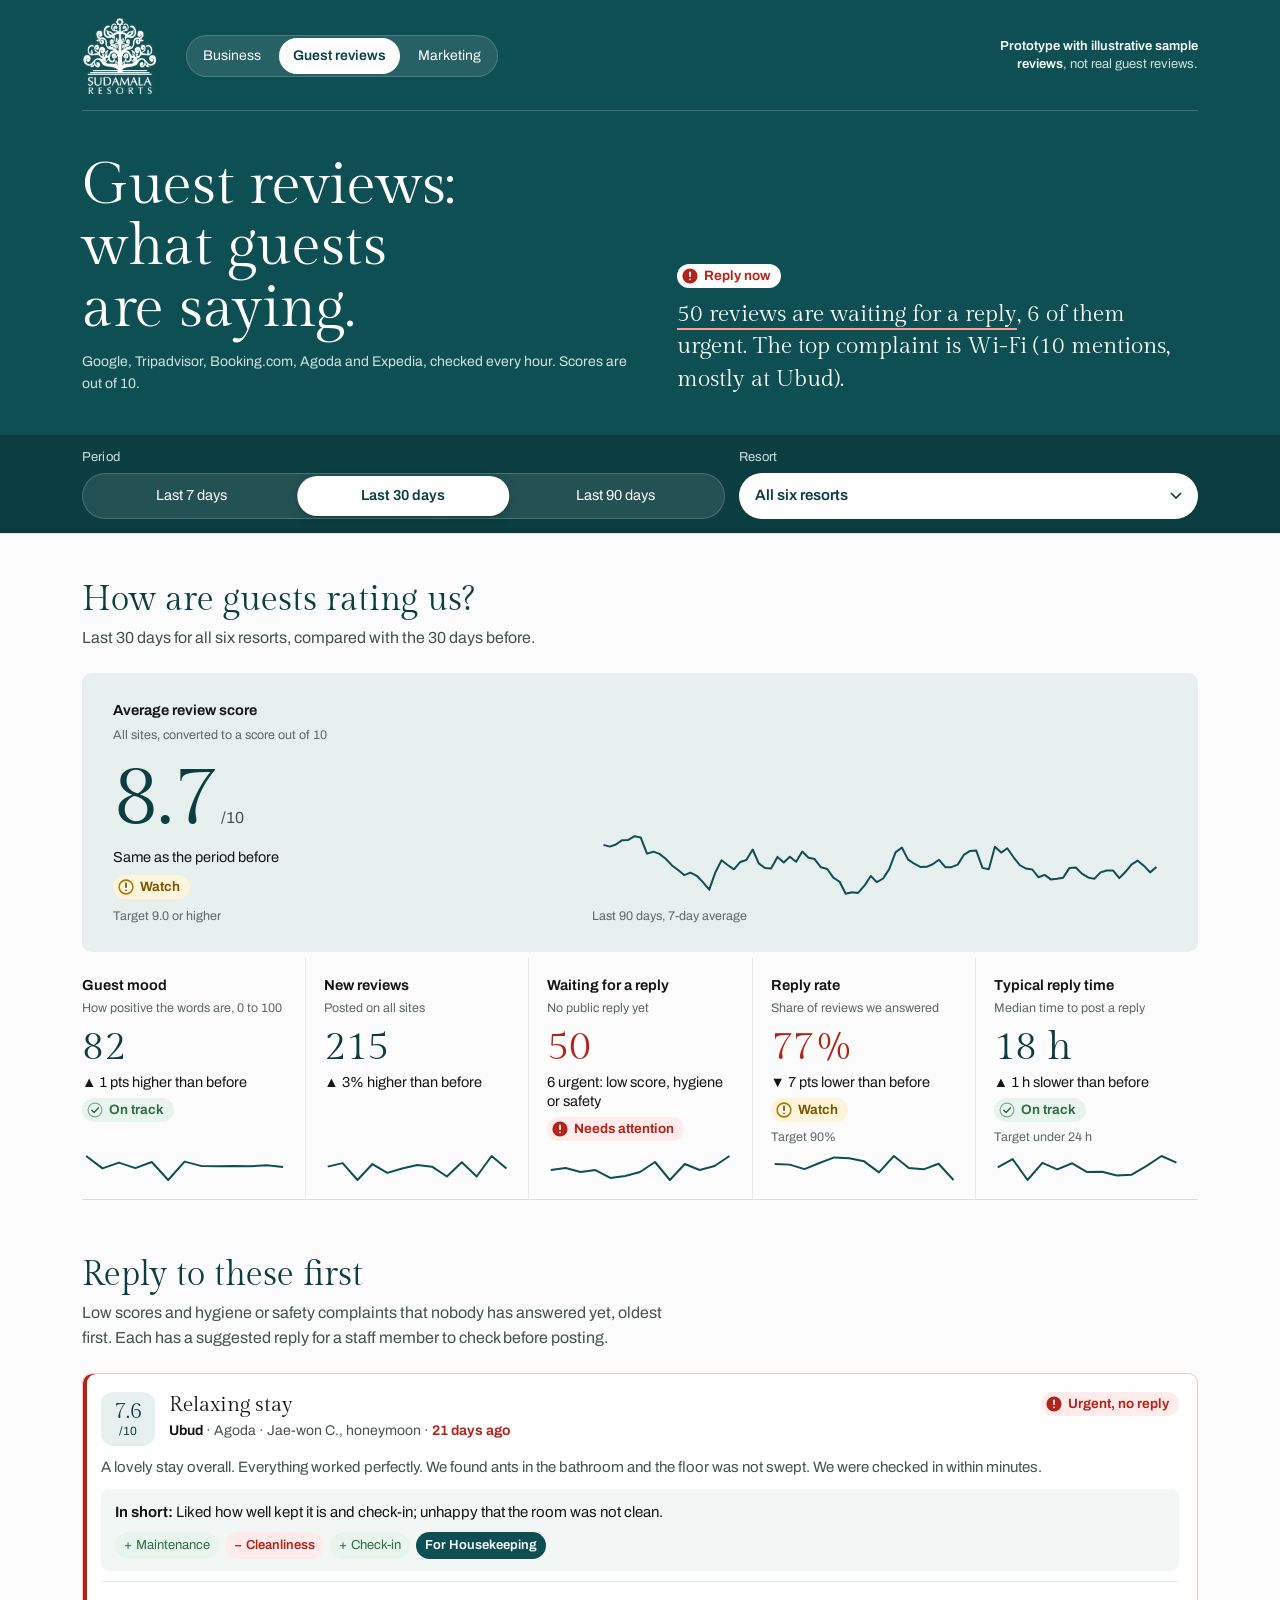
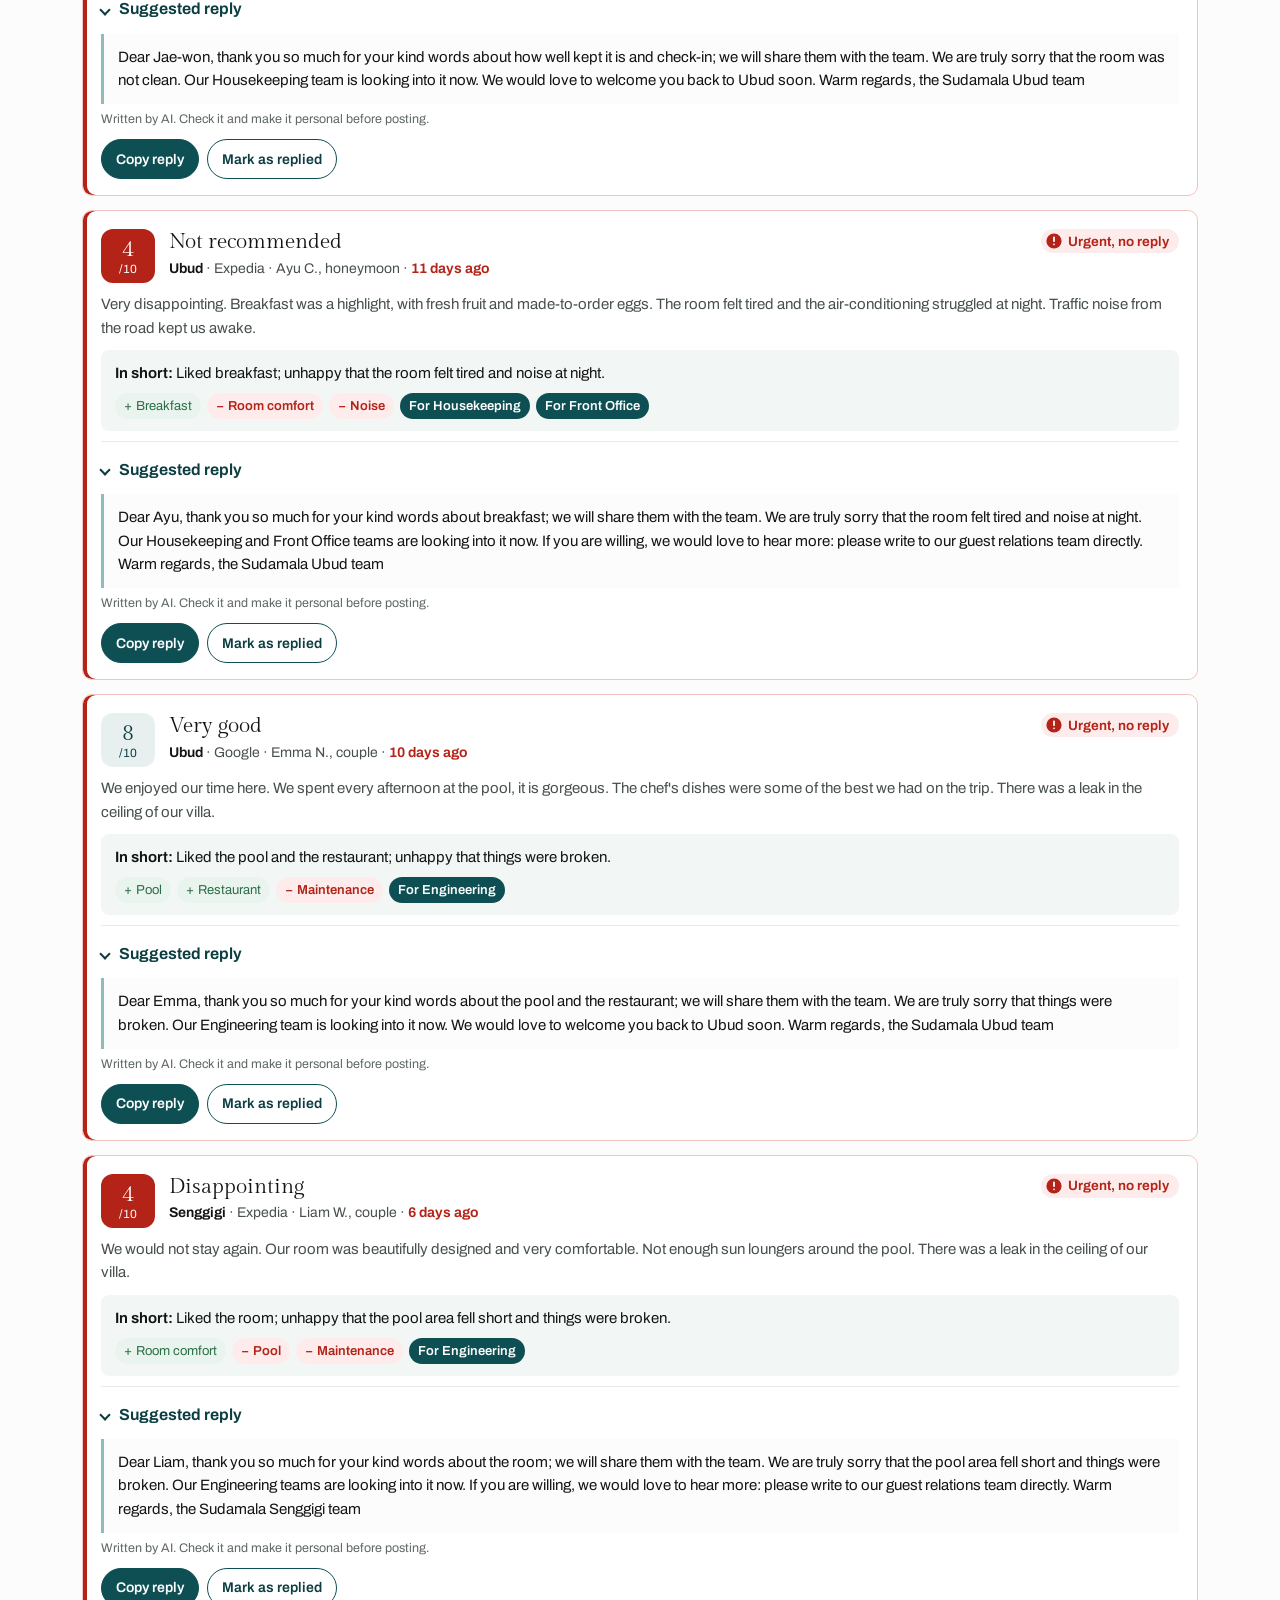
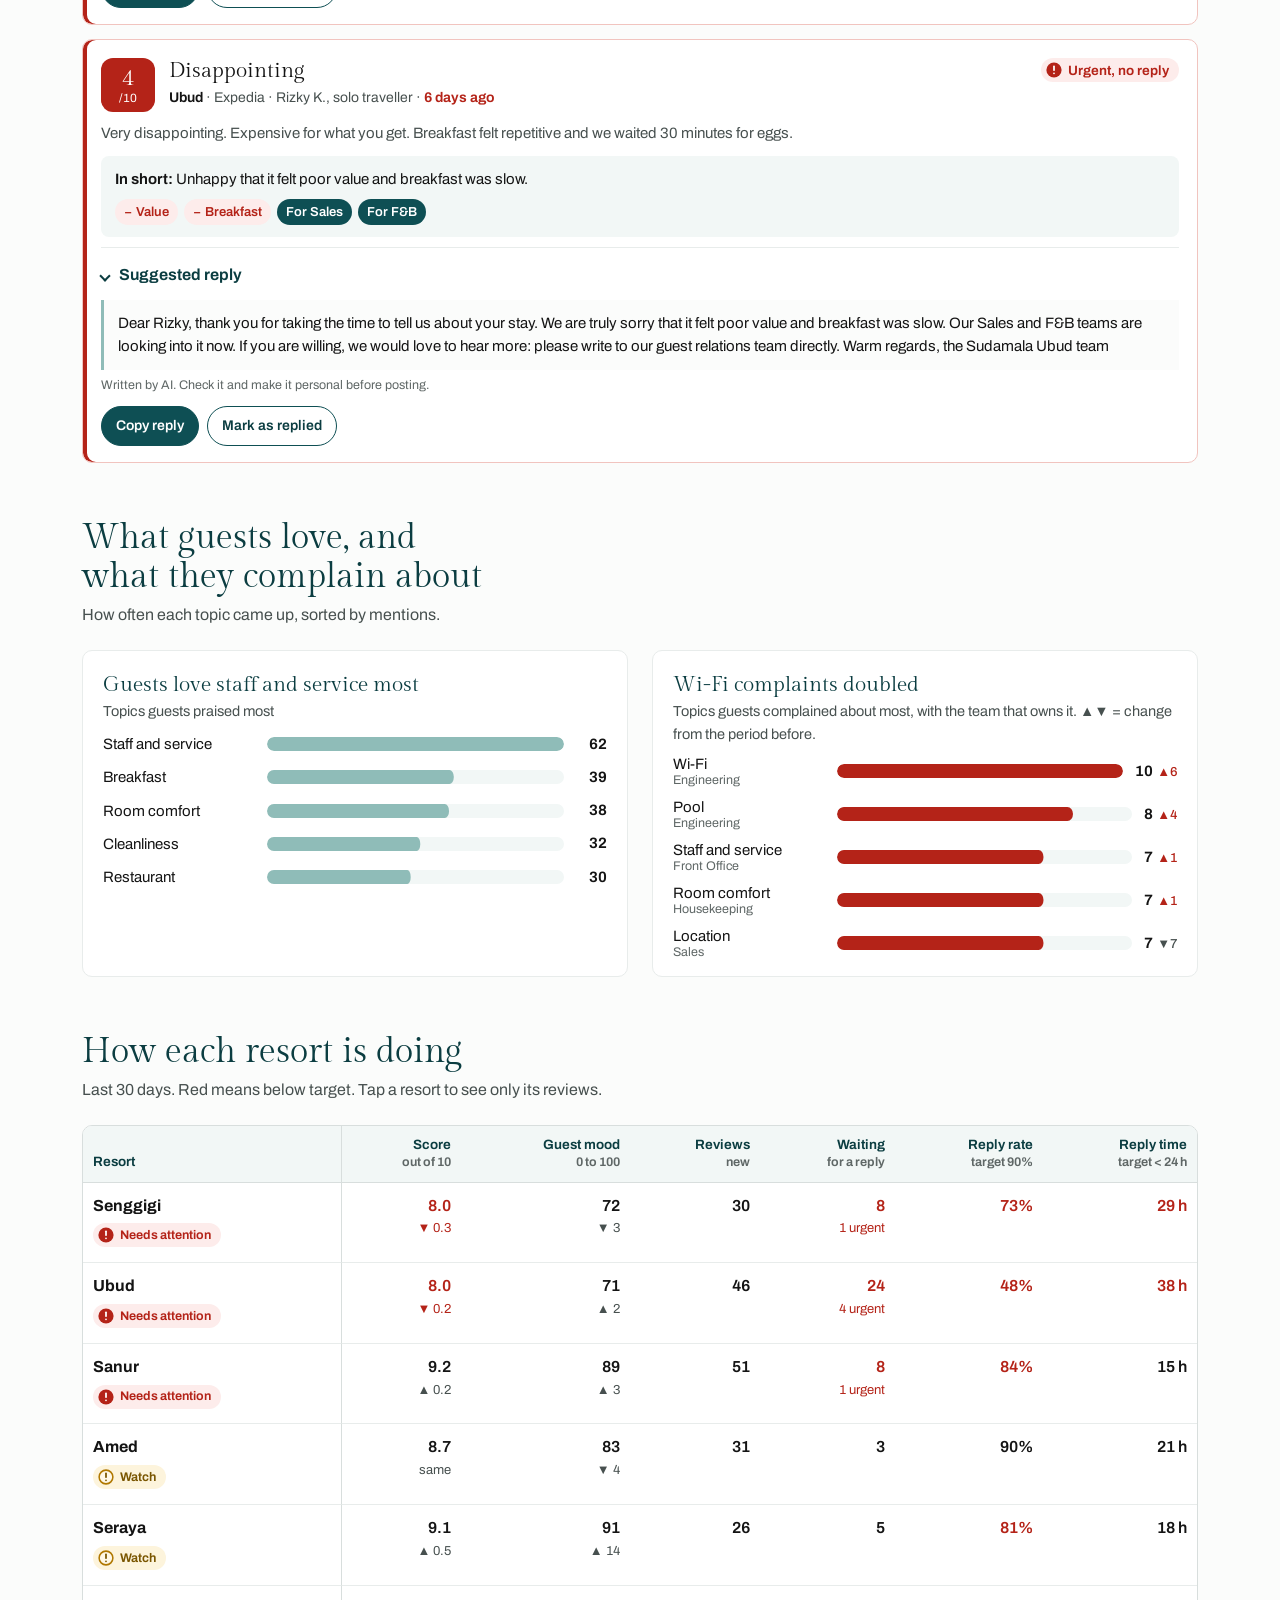
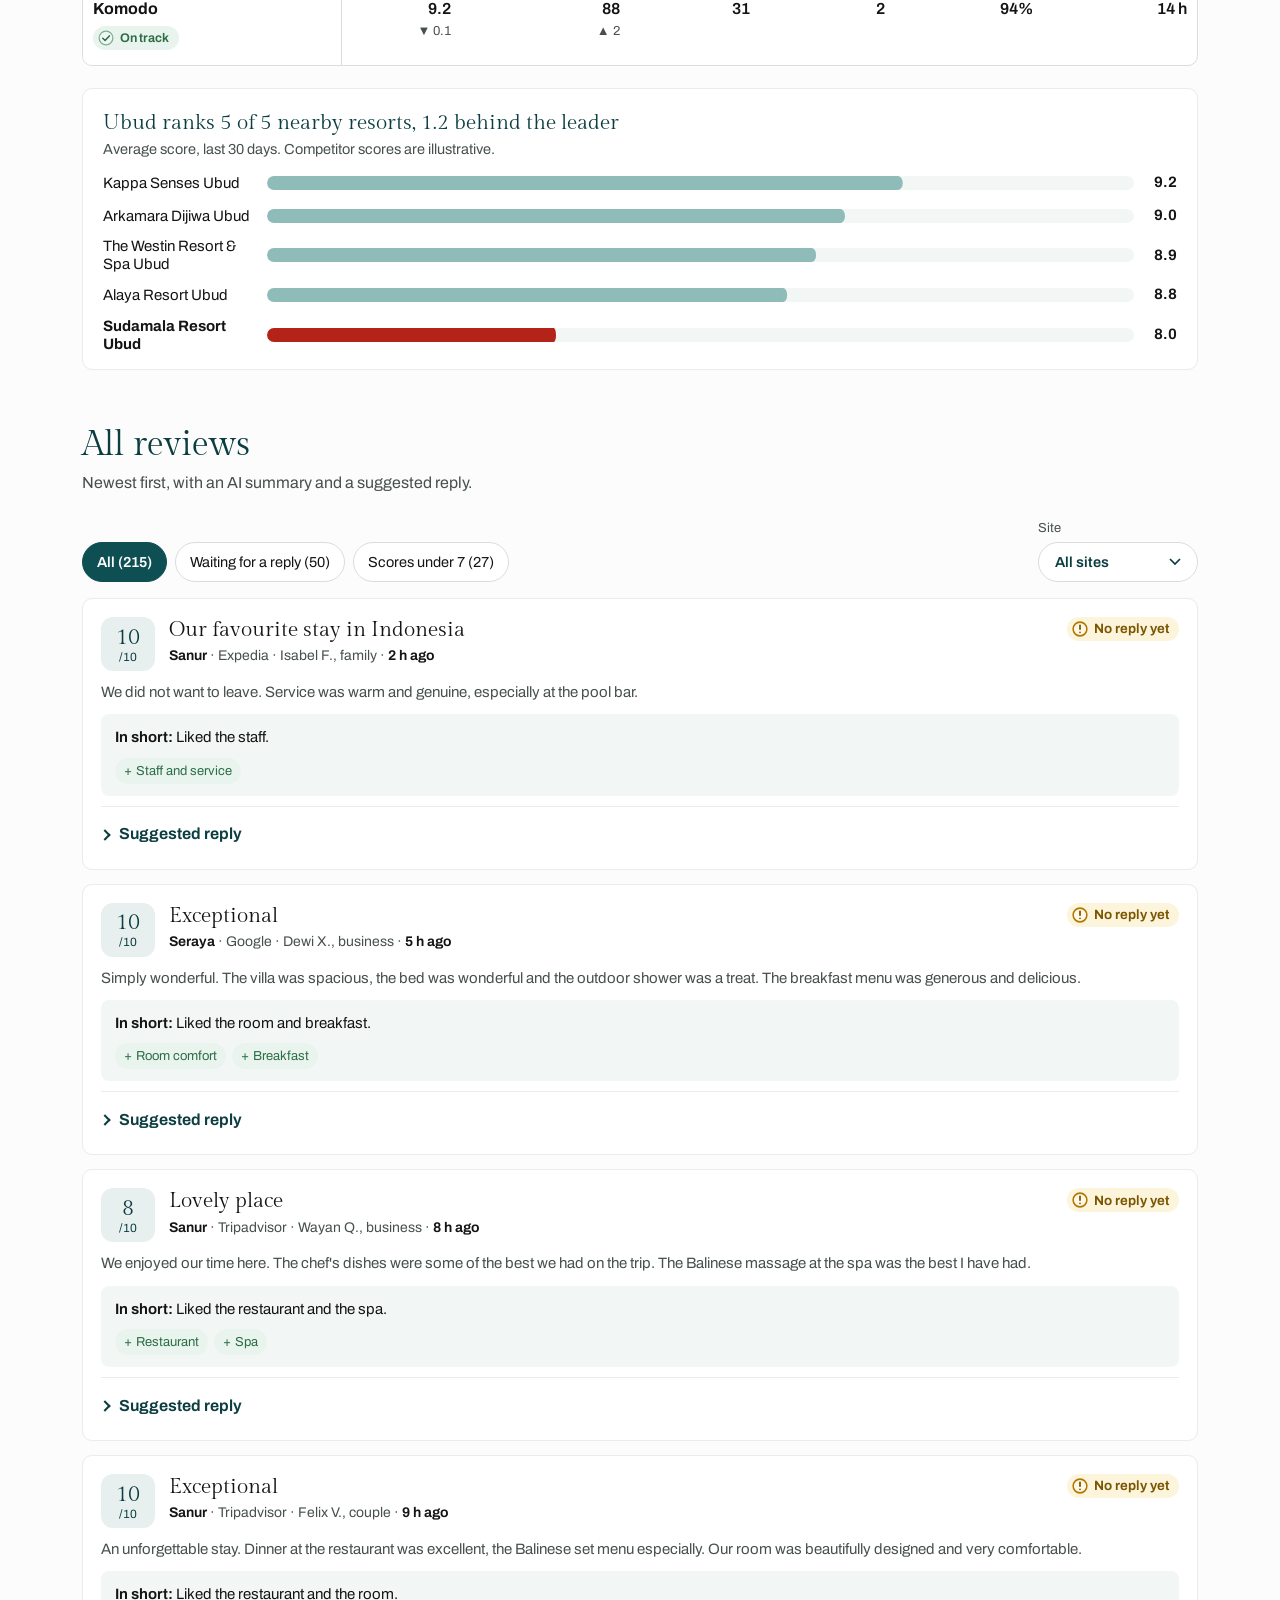
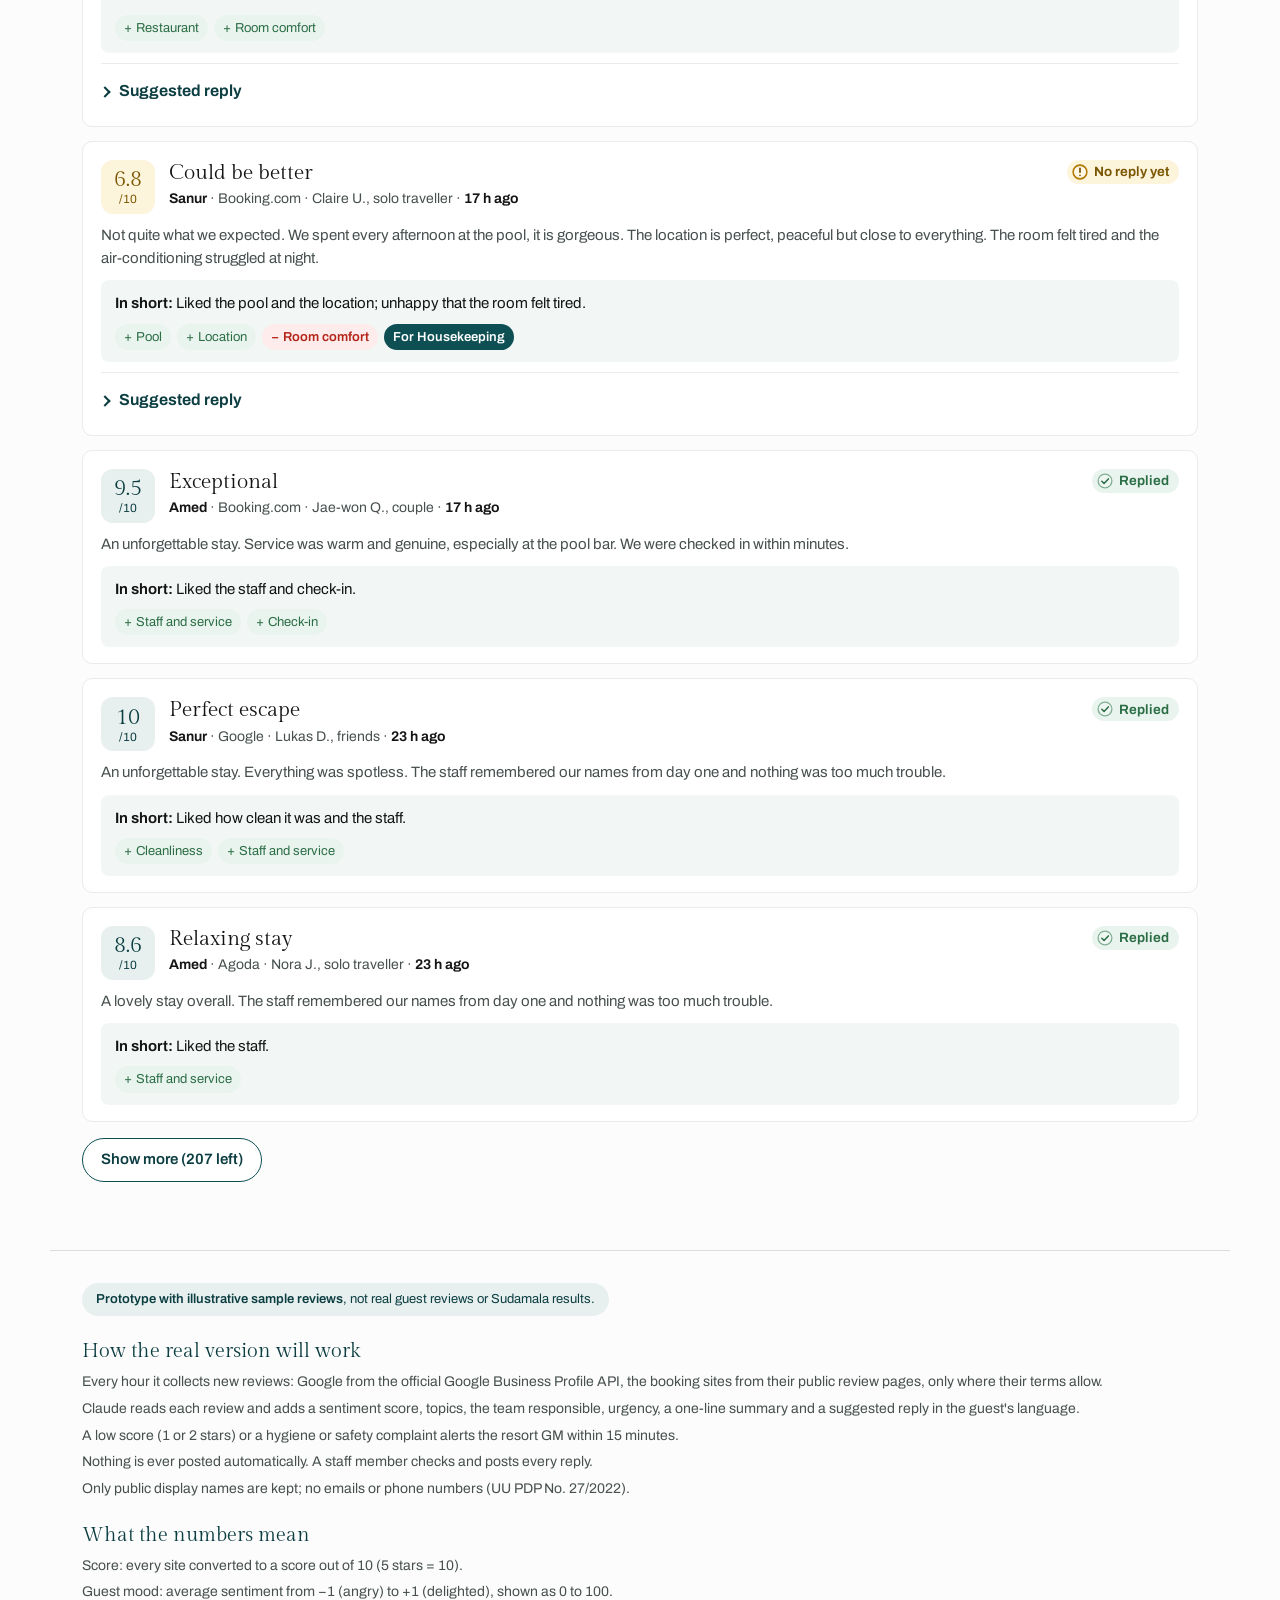
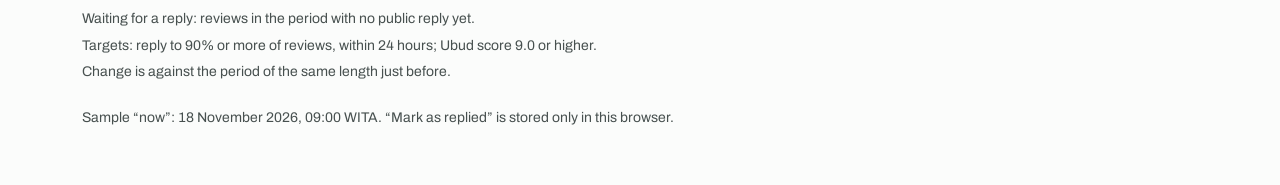
<file: reviews/index.html>
<!doctype html>
<html lang="en">
<head>
<meta charset="utf-8">
<meta name="viewport" content="width=device-width, initial-scale=1">
<title>Guest reviews: what guests are saying · Sudamala Resorts (sample data)</title>
<meta name="description" content="Prototype guest-review dashboard for Sudamala Resorts with illustrative sample reviews, not real guest reviews.">
<meta name="theme-color" content="#0e4f54">
<meta name="robots" content="noindex, nofollow">
<link rel="icon" href="data:image/svg+xml,%3Csvg xmlns='http://www.w3.org/2000/svg' viewBox='0 0 16 16'%3E%3Ccircle cx='8' cy='8' r='7' fill='%230e4f54'/%3E%3Cpath d='M8 3.6l1.3 2.7 3 .4-2.2 2.1.5 3L8 10.4l-2.6 1.4.5-3-2.2-2.1 3-.4z' fill='%23fff'/%3E%3C/svg%3E">
<link rel="preload" href="../fonts/gilda-display-latin.woff2" as="font" type="font/woff2" crossorigin>
<link rel="preload" href="../fonts/archivo-var-latin.woff2" as="font" type="font/woff2" crossorigin>
<link rel="stylesheet" href="../styles.css">
<link rel="stylesheet" href="reviews.css">
<script type="module" src="app.js"></script>
</head>
<body>
<a class="skip" href="#reply-first">Skip to reviews waiting for a reply</a>

<header class="masthead">
  <div class="wrap">
    <div class="topline">
      <img class="logo" src="../assets/sudamala-logo-white.png" width="240" height="240" alt="Sudamala Resorts">
      <nav class="views" aria-label="Dashboards">
        <a href="../">Business</a>
        <a href="./" aria-current="page">Guest reviews</a>
        <a href="../marketing/">Marketing</a>
      </nav>
      <p class="sample-label" role="note"><strong>Prototype with illustrative sample reviews</strong>, not real guest reviews.</p>
    </div>
    <div class="intro">
      <div>
        <h1>Guest reviews: what guests are saying.</h1>
        <p class="resorts-line">Google, Tripadvisor, Booking.com, Agoda and Expedia, checked every hour. Scores are out of 10.</p>
      </div>
      <p class="verdict" id="verdict" aria-live="polite"></p>
    </div>
  </div>
</header>

<div class="filterbar" id="filterbar">
  <form class="wrap filters filters-2" id="filters" aria-label="Filters">
    <fieldset class="seg">
      <legend>Period</legend>
      <div class="seg-options">
        <label><input type="radio" name="period" value="7"><span>Last 7 days</span></label>
        <label><input type="radio" name="period" value="30" checked><span>Last 30 days</span></label>
        <label><input type="radio" name="period" value="90"><span>Last 90 days</span></label>
      </div>
    </fieldset>
    <div class="field">
      <label for="focus">Resort</label>
      <select id="focus" name="focus">
        <option value="all">All six resorts</option>
      </select>
    </div>
  </form>
</div>

<main class="wrap" id="main">
  <div class="focus-banner" id="focus-banner" hidden>
    <p id="focus-text"></p>
    <button type="button" class="btn" id="clear-focus">Back to all resorts</button>
  </div>

  <section class="section" id="kpis" aria-labelledby="kpis-h">
    <div class="section-head">
      <h2 id="kpis-h">How are guests rating us?</h2>
      <p class="answers" id="kpis-sub"></p>
    </div>
    <div class="tiles" id="tiles"></div>
  </section>

  <section class="section" id="reply-first" aria-labelledby="reply-h" tabindex="-1">
    <div class="section-head">
      <h2 id="reply-h">Reply to these first</h2>
      <p class="answers">Low scores and hygiene or safety complaints that nobody has answered yet, oldest first. Each has a suggested reply for a staff member to check before posting.</p>
    </div>
    <ol class="rv-list" id="urgent-list"></ol>
  </section>

  <section class="section" id="topics" aria-labelledby="topics-h">
    <div class="section-head">
      <h2 id="topics-h">What guests love, and what they complain about</h2>
      <p class="answers">How often each topic came up, sorted by mentions.</p>
    </div>
    <div class="topic-grid">
      <figure class="chart topic-card">
        <h3 id="love-h"></h3>
        <p class="sub">Topics guests praised most</p>
        <ol class="bars" id="love-bars" aria-labelledby="love-h"></ol>
      </figure>
      <figure class="chart topic-card">
        <h3 id="hate-h"></h3>
        <p class="sub">Topics guests complained about most, with the team that owns it. ▲▼ = change from the period before.</p>
        <ol class="bars" id="hate-bars" aria-labelledby="hate-h"></ol>
      </figure>
    </div>
  </section>

  <section class="section" id="resorts" aria-labelledby="resorts-h">
    <div class="section-head">
      <h2 id="resorts-h">How each resort is doing</h2>
      <p class="answers" id="resorts-sub"></p>
    </div>
    <div class="table-scroll" id="resort-table" tabindex="0" role="region" aria-label="Resort table, scrolls sideways"></div>
    <div class="chart compare" id="compare">
      <h3 id="compare-h"></h3>
      <p class="sub">Average score, last 30 days. Competitor scores are illustrative.</p>
      <ol class="bars" id="compare-bars" aria-labelledby="compare-h"></ol>
    </div>
  </section>

  <section class="section" id="feed" aria-labelledby="feed-h">
    <div class="section-head">
      <h2 id="feed-h">All reviews</h2>
      <p class="answers">Newest first, with an AI summary and a suggested reply.</p>
    </div>
    <div class="feed-tools" role="group" aria-label="Show">
      <div class="chips" id="feed-chips"></div>
      <label class="src-pick"><span>Site</span>
        <select id="source"><option value="all">All sites</option></select>
      </label>
    </div>
    <ol class="rv-list" id="feed-list"></ol>
    <div class="issues-more"><button type="button" class="btn" id="more">Show more</button></div>
  </section>
</main>

<footer class="wrap footer" id="footer">
  <p class="sample-label" role="note"><strong>Prototype with illustrative sample reviews</strong>, not real guest reviews or Sudamala results.</p>
  <div>
    <h2>How the real version will work</h2>
    <ul>
      <li>Every hour it collects new reviews: Google from the official Google Business Profile API, the booking sites from their public review pages, only where their terms allow.</li>
      <li>Claude reads each review and adds a sentiment score, topics, the team responsible, urgency, a one-line summary and a suggested reply in the guest's language.</li>
      <li>A low score (1 or 2 stars) or a hygiene or safety complaint alerts the resort GM within 15 minutes.</li>
      <li>Nothing is ever posted automatically. A staff member checks and posts every reply.</li>
      <li>Only public display names are kept; no emails or phone numbers (UU PDP No. 27/2022).</li>
    </ul>
  </div>
  <div>
    <h2>What the numbers mean</h2>
    <ul>
      <li>Score: every site converted to a score out of 10 (5 stars = 10).</li>
      <li>Guest mood: average sentiment from −1 (angry) to +1 (delighted), shown as 0 to 100.</li>
      <li>Waiting for a reply: reviews in the period with no public reply yet.</li>
      <li>Targets: reply to 90% or more of reviews, within 24 hours; Ubud score 9.0 or higher.</li>
      <li>Change is against the period of the same length just before.</li>
    </ul>
  </div>
  <p>Sample “now”: 18 November 2026, 09:00 WITA. “Mark as replied” is stored only in this browser.</p>
</footer>

<div class="toast" id="toast" role="status" aria-live="polite"></div>
<noscript><p class="wrap">This dashboard needs JavaScript to show the reviews.</p></noscript>
</body>
</html>
</file>
<file: styles.css>
/* Sudamala CEO dashboard · Lagoon quiet-luxury.
   Colour carries status (red = fix now, orange = this month, amber = watch, green/teal = fine),
   always paired with an icon, a word and the number. Deep lagoon teal is the brand field. */
@font-face { font-family: "Gilda Display"; src: url("fonts/gilda-display-latin.woff2") format("woff2"); font-weight: 400; font-display: swap; }
@font-face { font-family: "Archivo"; src: url("fonts/archivo-var-latin.woff2") format("woff2"); font-weight: 100 900; font-stretch: 62% 125%; font-display: swap; }

:root {
  /* brand */
  --brand: #0e4f54;
  --brand-ink: #0b3d41;
  --brand-2: #1d6b70;
  --brand-soft: #8fbcb8;
  --tint: #e7f0ef;
  --tint-2: #f2f7f6;
  --on-brand: #ffffff;
  --on-brand-2: #cfe3e1;
  /* neutrals */
  --ink: #141414;
  --ink-2: #47504f;
  --ink-3: #5f6766;
  --line: #d8dedd;
  --hair: #e8eceb;
  --ground: #fbfcfb;
  --paper: #ffffff;
  /* status */
  --crit: #b42318;  --crit-bg: #fdeceb;
  --ser: #c2410c;   --ser-ink: #9a3412; --ser-bg: #fdf0e6;
  --watch: #b07800; --watch-ink: #7a5600; --watch-bg: #fdf4dc;
  --ok: #2b6e46;    --ok-bg: #eaf4ee;
  /* cells */
  --cell-far: #b42318;
  --cell-below: #fbe9c6;
  /* type */
  --serif: "Gilda Display", "Iowan Old Style", Georgia, serif;
  --sans: "Archivo", -apple-system, BlinkMacSystemFont, "Segoe UI", Roboto, Arial, sans-serif;
  --fs-small: 14px;
  --fs-tiny: 12.5px;
  /* motion (Emil Kowalski curves) */
  --ease-out: cubic-bezier(0.23, 1, 0.32, 1);
  --ease-in-out: cubic-bezier(0.77, 0, 0.175, 1);
  --radius: 10px;
  --wrap: 1180px;
  --gut: 22px;
  color-scheme: light;
}

*, *::before, *::after { box-sizing: border-box; }
html { -webkit-text-size-adjust: 100%; scroll-padding-top: 96px; }
body {
  margin: 0; background: var(--ground); color: var(--ink);
  font: 400 16px/1.55 var(--sans);
  font-variant-numeric: tabular-nums;
  -webkit-font-smoothing: antialiased;
}
::selection { background: var(--brand); color: #fff; }
h1, h2, h3, p, ol, ul, figure { margin: 0; }
ol, ul { padding: 0; list-style: none; }
button, select, input { font: inherit; color: inherit; }
a { color: var(--brand); text-underline-offset: 3px; }
:focus-visible { outline: 2.5px solid var(--brand); outline-offset: 3px; border-radius: 4px; }
[hidden] { display: none !important; }

.wrap { max-width: var(--wrap); margin: 0 auto; padding: 0 var(--gut); }
.skip { position: absolute; left: -9999px; top: 8px; background: #fff; padding: 8px 12px; border: 2px solid var(--brand); z-index: 40; }
.skip:focus { left: 8px; }
.sr { position: absolute; width: 1px; height: 1px; overflow: hidden; clip: rect(0 0 0 0); white-space: nowrap; }

/* ---------- Masthead: the lagoon field ---------- */
.masthead { background: var(--brand); color: var(--on-brand); }
.masthead :focus-visible { outline-color: #fff; }
.topline { display: flex; align-items: center; justify-content: space-between; gap: 16px; padding: 18px 0 16px; border-bottom: 1px solid rgba(255,255,255,.2); }
.logo { width: 68px; height: 68px; display: block; }
.sample-label { font-size: 13px; line-height: 1.35; color: var(--on-brand-2); text-align: right; max-width: 30ch; }
.sample-label strong { color: #fff; font-weight: 600; }
.intro { display: grid; gap: 22px; padding: 30px 0 30px; }
h1 { font-family: var(--serif); font-weight: 400; font-size: 36px; line-height: 1.06; letter-spacing: -0.005em; text-wrap: balance; max-width: 16ch; }
.resorts-line { color: var(--on-brand-2); margin-top: 12px; font-size: var(--fs-small); }
.verdict { font-family: var(--serif); font-size: 21px; line-height: 1.4; text-wrap: pretty; }
.verdict strong { font-weight: 400; border-bottom: 2px solid #ff9f92; }
.verdict .status { font-family: var(--sans); margin-bottom: 10px; }

/* Switch between the two dashboards */
.topline { flex-wrap: wrap; }
.views { display: flex; gap: 4px; padding: 3px; border-radius: 999px; background: rgba(255,255,255,.1); box-shadow: inset 0 0 0 1px rgba(255,255,255,.18); margin-right: auto; margin-left: 12px; }
.views a {
  color: #fff; text-decoration: none; font-size: 14px; padding: 7px 14px; border-radius: 999px; min-height: 36px; display: inline-flex; align-items: center;
  transition: background-color 200ms ease, transform 160ms var(--ease-out);
}
.views a:active { transform: scale(0.97); }
.views a[aria-current="page"] { background: #fff; color: var(--brand-ink); font-weight: 600; }
@media (hover: hover) and (pointer: fine) { .views a:not([aria-current]):hover { background: rgba(255,255,255,.14); } }

@media (max-width: 639px) {
  .views { order: 3; margin: 10px 0 0; width: 100%; }
  .views a { flex: 1; justify-content: center; }
  .topline { row-gap: 0; }
}
@media print { .views { display: none !important; } }

/* ---------- Filter bar (continues the lagoon field) ---------- */
.filterbar { background: var(--brand-ink); color: #fff; }
.filters { display: grid; gap: 14px; padding-top: 14px; padding-bottom: 16px; }
fieldset { border: 0; margin: 0; padding: 0; min-width: 0; }
legend, .field > label { display: block; font-size: 13px; color: var(--on-brand-2); margin-bottom: 6px; padding: 0; letter-spacing: .01em; }
.seg-options { position: relative; display: flex; padding: 3px; border-radius: 999px; background: rgba(255,255,255,.1); box-shadow: inset 0 0 0 1px rgba(255,255,255,.18); }
.seg-options label { flex: 1 1 0; position: relative; z-index: 1; }
.seg-options input { position: absolute; opacity: 0; inset: 0; margin: 0; cursor: pointer; }
.seg-options span {
  display: flex; align-items: center; justify-content: center; text-align: center; border-radius: 999px;
  min-height: 40px; padding: 6px 10px; font-size: 14.5px; line-height: 1.2; cursor: pointer; color: #fff;
  transition: color 200ms var(--ease-out), transform 160ms var(--ease-out);
}
.seg-options input:checked + span { color: var(--brand-ink); font-weight: 600; }
.seg-options label:active span { transform: scale(0.97); }
.seg-options input:focus-visible + span { outline: 2.5px solid #fff; outline-offset: 2px; }
.seg-thumb {
  position: absolute; left: 0; top: 0; z-index: 0; border-radius: 999px; background: #fff;
  box-shadow: 0 1px 2px rgba(0,0,0,.18), 0 4px 12px rgba(0,0,0,.12);
  transition: transform 260ms var(--ease-in-out), width 260ms var(--ease-in-out);
}
select {
  width: 100%; min-height: 46px; padding: 8px 38px 8px 16px; border: 0; border-radius: 999px; color: var(--brand-ink); background-color: #fff;
  appearance: none; -webkit-appearance: none; cursor: pointer; font-weight: 600; font-size: 15px;
  background-image: url("data:image/svg+xml,%3Csvg xmlns='http://www.w3.org/2000/svg' width='12' height='8'%3E%3Cpath d='M1 1l5 5 5-5' fill='none' stroke='%230b3d41' stroke-width='1.7'/%3E%3C/svg%3E");
  background-repeat: no-repeat; background-position: right 16px center;
}
.field-toggle { display: flex; align-items: flex-end; }
.field > label.toggle, .toggle { display: inline-flex; align-items: center; gap: 10px; min-height: 40px; margin: 0; cursor: pointer; font-size: 14.5px; color: #fff; }
.toggle input { width: 20px; height: 20px; margin: 0; accent-color: #fff; cursor: pointer; }

/* ---------- Key, focus banner ---------- */
.key { display: flex; flex-wrap: wrap; gap: 6px 20px; padding: 22px 0 4px; font-size: var(--fs-small); color: var(--ink-2); }
.key-title { color: var(--ink); font-weight: 600; }
.key-item { white-space: nowrap; display: inline-flex; align-items: center; gap: 7px; }
.swatch { display: inline-block; width: 11px; height: 11px; border-radius: 50%; }
.sw-crit { background: var(--crit); }
.sw-watch { background: var(--watch); }
.sw-ok { background: var(--ok); }
.focus-banner {
  display: flex; flex-wrap: wrap; align-items: center; justify-content: space-between; gap: 10px 16px;
  margin-top: 16px; padding: 14px 18px; border-radius: var(--radius); background: var(--tint); color: var(--brand-ink);
}
.focus-banner p { font-weight: 600; }

.btn {
  display: inline-flex; align-items: center; justify-content: center; gap: 8px; min-height: 44px; padding: 8px 18px;
  border: 1px solid var(--brand); border-radius: 999px; background: #fff; color: var(--brand-ink); cursor: pointer; font-size: 15px; font-weight: 600;
  transition: background-color 200ms ease, color 200ms ease, transform 160ms var(--ease-out);
}
.btn:active { transform: scale(0.97); }
@media (hover: hover) and (pointer: fine) { .btn:hover { background: var(--tint); } }
.focus-banner .btn { background: var(--brand); color: #fff; border-color: var(--brand); }
@media (hover: hover) and (pointer: fine) { .focus-banner .btn:hover { background: var(--brand-ink); } }
.btn-quiet { border-color: var(--line); font-weight: 500; min-height: 36px; padding: 4px 14px; font-size: 14px; }

/* ---------- Sections ---------- */
.section { padding: 48px 0 8px; }
.section-head { margin-bottom: 22px; max-width: 68ch; }
h2 { font-family: var(--serif); font-weight: 400; font-size: 30px; line-height: 1.15; color: var(--brand-ink); text-wrap: balance; }
h3 { font-size: 17px; line-height: 1.3; font-weight: 650; }
.answers { margin-top: 6px; color: var(--ink-2); }
.explain { display: none; margin-top: 10px; font-size: var(--fs-small); color: var(--ink-2); padding: 10px 14px; border-radius: 8px; background: var(--tint-2); }
.explain-on .explain { display: block; }
.helper { font-size: var(--fs-tiny); color: var(--ink-3); line-height: 1.35; }

/* ---------- Status chips ---------- */
.status {
  display: inline-flex; align-items: center; gap: 6px; font-weight: 650; font-size: 13.5px; white-space: nowrap; line-height: 1;
  padding: 4px 10px 4px 5px; border-radius: 999px; width: max-content; font-family: var(--sans);
}
.status svg { flex: none; width: 16px; height: 16px; }
.status-critical { background: var(--crit-bg); color: var(--crit); }
.status-serious { background: var(--ser-bg); color: var(--ser-ink); }
.status-watch { background: var(--watch-bg); color: var(--watch-ink); }
.status-ontrack { background: var(--ok-bg); color: var(--ok); }
.masthead .status { background: #fff; }

/* ---------- KPI tiles ---------- */
.tiles { display: grid; grid-template-columns: 1fr 1fr; }
.tile {
  position: relative; padding: 18px 14px 16px 0; border-bottom: 1px solid var(--line);
  display: flex; flex-direction: column; gap: 6px; min-height: 206px;
}
.tile:nth-child(odd):not(.tile-hero) { padding-left: 14px; border-left: 1px solid var(--hair); }
.tile-hero {
  grid-column: 1 / -1; min-height: 0; display: grid; grid-template-columns: 1fr; gap: 8px;
  background: var(--tint); border-radius: var(--radius); border: 0; padding: 22px 20px 20px; margin-bottom: 6px;
}
.tile-label { font-size: 14.5px; font-weight: 650; line-height: 1.25; }
.tile-num { font-family: var(--serif); font-size: 40px; line-height: 1; color: var(--brand-ink); margin-top: 4px; letter-spacing: -0.01em; }
.tile-hero .tile-num { font-size: 64px; }
.tile-change { font-size: 14.5px; line-height: 1.3; color: var(--ink); }
.tile-note { font-size: var(--fs-tiny); color: var(--ink-3); }
.tile .spark { margin-top: auto; width: 100%; height: 30px; display: block; }
.tile-hero .spark { height: 72px; }
.spark-box { display: grid; gap: 6px; }
.spark-cap { font-size: var(--fs-tiny); color: var(--ink-3); }
.tile:focus-visible { outline-offset: -2px; }

/* ---------- Issues ---------- */
.issues { border-top: 1.5px solid var(--brand); }
.issue { border-bottom: 1px solid var(--line); }
.issue-btn {
  width: 100%; display: grid; grid-template-columns: 1fr; gap: 6px; text-align: left; background: none; border: 0; cursor: pointer;
  padding: 20px 10px 20px 10px; margin: 0 -10px; width: calc(100% + 20px); border-radius: 8px;
  transition: background-color 200ms ease, transform 160ms var(--ease-out);
}
.issue-btn:active { transform: scale(0.99); }
@media (hover: hover) and (pointer: fine) { .issue-btn:hover { background: var(--tint-2); } }
.issue-head { font-family: var(--serif); font-size: 23px; line-height: 1.25; font-weight: 400; text-wrap: pretty; }
.issue-detail { color: var(--ink-2); font-size: 15px; }
.issue-act { font-size: 15.5px; }
.issue-act strong { font-weight: 700; }
.issue-money { font-family: var(--serif); font-size: 26px; line-height: 1.1; }
.issue-money small { display: block; font-family: var(--sans); font-size: var(--fs-tiny); color: var(--ink-3); margin-top: 3px; }
.issue-critical .issue-money { color: var(--crit); }
.issue-sel .issue-btn { background: var(--tint); }
.issues-more { padding: 16px 0 4px; }
.empty { padding: 20px 0; color: var(--ink-2); }
.bright-h { margin-top: 34px; font-family: var(--serif); font-weight: 400; font-size: 22px; color: var(--brand-ink); }
.bright { display: grid; gap: 10px; margin-top: 12px; }
.bright li { display: grid; grid-template-columns: auto 1fr; gap: 12px; padding: 14px 16px; border-radius: var(--radius); background: var(--ok-bg); font-size: 15px; }
.bright .check { padding-top: 2px; }
.bright strong { font-weight: 650; }

/* ---------- Map ---------- */
.maps { display: grid; gap: 22px; }
.map-panel { position: relative; }
.map-cap { font-size: 15px; margin-bottom: 8px; }
.map-cap strong { font-weight: 650; }
.map-cap span { color: var(--ink-2); font-size: var(--fs-small); margin-left: 4px; }
.map-stage { position: relative; width: 100%; border-radius: var(--radius); background: #e9f2f3; overflow: hidden; }
.map-stage svg.geo { display: block; width: 100%; height: auto; }
.geo .coast { fill: #f6f4ee; stroke: #9db6b6; stroke-width: 1.6; stroke-linejoin: round; vector-effect: non-scaling-stroke; }
.geo .reg { fill: #f6f4ee; stroke: #dcd8cd; stroke-width: 0.9; stroke-linejoin: round; vector-effect: non-scaling-stroke; }
.ov { position: absolute; transform: translate(-50%, -50%); pointer-events: none; }
.ov-text { font-size: 12.5px; line-height: 1.15; color: var(--ink-3); white-space: nowrap; }
.ov-reg { font-style: italic; color: #6b6a64; }
.ov-sea { font-family: var(--serif); font-size: 14px; letter-spacing: .08em; color: #3f6f73; }
.ov-mark { color: #5f6f6d; display: flex; align-items: center; gap: 4px; }
.ov-mark svg { flex: none; }
.ov-mark .ov-text { color: #566563; }
.ov-town { color: #3e4a49; font-weight: 600; }
.halo { text-shadow: 0 0 2px #f6f4ee, 0 0 2px #f6f4ee, 0 0 3px #f6f4ee, 1px 1px 0 #f6f4ee, -1px -1px 0 #f6f4ee, 1px -1px 0 #f6f4ee, -1px 1px 0 #f6f4ee; }
.pin {
  position: absolute; transform: translate(-50%, -100%); border: 0; background: none; padding: 0; cursor: pointer;
  display: block; line-height: 0; z-index: 3;
}
.pin svg { display: block; overflow: visible; filter: drop-shadow(0 2px 2px rgba(11,61,65,.28)); transition: transform 200ms var(--ease-out); transform-origin: 50% 100%; }
.pin:active svg { transform: scale(0.94); }
.pin.is-focus svg { transform: scale(1.14); }
@media (hover: hover) and (pointer: fine) { .pin:hover svg { transform: scale(1.1); } }
.pin-label { position: absolute; z-index: 4; font-size: 14px; line-height: 1.15; white-space: nowrap; pointer-events: none; color: var(--ink); }
.pin-label b { font-weight: 700; display: block; }
.pin-label span { font-size: 12.5px; color: var(--ink-2); font-weight: 600; }
.pin-label.attn span { color: var(--crit); font-weight: 700; }
.scalebar { position: absolute; left: 12px; bottom: 10px; font-size: 12px; color: var(--ink-3); z-index: 2; }
.scalebar i { display: block; height: 5px; border: 1.5px solid #5f6f6d; border-top: 0; margin-bottom: 2px; }
.north { position: absolute; right: 10px; top: 8px; z-index: 2; color: #5f6f6d; font-size: 12px; text-align: center; line-height: 1; }
.credit { margin-top: 8px; font-size: 12px; color: var(--ink-3); }
.sub-h { margin-top: 26px; }
.resort-list { margin-top: 10px; border-top: 1px solid var(--line); }
.resort-list li { border-bottom: 1px solid var(--line); }
.resort-row {
  width: 100%; display: grid; grid-template-columns: 1fr auto; align-items: center; gap: 6px 12px; padding: 12px 8px; margin: 0 -8px; width: calc(100% + 16px);
  background: none; border: 0; border-radius: 8px; text-align: left; cursor: pointer; min-height: 52px;
  transition: background-color 200ms ease, transform 160ms var(--ease-out);
}
.resort-row:active { transform: scale(0.99); }
@media (hover: hover) and (pointer: fine) { .resort-row:hover { background: var(--tint-2); } }
.resort-row .rname { font-weight: 700; }
.resort-row .rmeta { color: var(--ink-2); font-size: 14.5px; grid-column: 1 / -1; display: flex; align-items: center; }
.resort-row .rcount { margin-left: 12px; color: var(--ink-2); font-size: 14.5px; }
.resort-row .rrev { font-weight: 600; text-align: right; }

/* ---------- Scorecard ---------- */
.table-scroll { position: relative; overflow-x: auto; border: 1px solid var(--line); border-radius: var(--radius); background: #fff; -webkit-overflow-scrolling: touch; }
.score { border-collapse: separate; border-spacing: 0; width: 100%; min-width: 760px; }
.score th, .score td { padding: 11px 10px; text-align: right; border-bottom: 1px solid var(--hair); vertical-align: top; }
.score thead th { font-size: 13.5px; font-weight: 650; color: var(--brand-ink); line-height: 1.25; vertical-align: bottom; background: var(--tint-2); border-bottom: 1px solid var(--line); }
.score thead th:first-child, .score tbody th { text-align: left; }
.score tbody th { position: sticky; left: 0; z-index: 1; background: #fff; border-right: 1px solid var(--line); min-width: 136px; cursor: pointer; }
.score thead th:first-child { position: sticky; left: 0; z-index: 2; border-right: 1px solid var(--line); }
.score tbody tr { cursor: pointer; }
@media (hover: hover) and (pointer: fine) { .score tbody tr:hover th { background: var(--tint-2); } }
.score tbody tr.is-focus th { box-shadow: inset 4px 0 0 var(--brand); background: var(--tint); }
.score .rn { font-weight: 700; display: block; }
.score .rs { margin-top: 5px; display: block; }
.score .rs .status { font-size: 12.5px; }
.score td .v { display: block; font-size: 16px; font-weight: 600; white-space: nowrap; }
.score td .d { display: block; font-size: 13px; white-space: nowrap; }
.score td.c-far { background: var(--cell-far); color: #fff; }
.score td.c-below { background: var(--cell-below); color: var(--ink); }
.score td.c-ok { background: #fff; }
.score tbody tr:last-child > * { border-bottom: 0; }
.score-btn { all: unset; cursor: pointer; display: block; }
.score-btn:focus-visible { outline: 2.5px solid var(--brand); outline-offset: 3px; }
.table-key { display: flex; flex-wrap: wrap; align-items: center; gap: 6px 10px; margin-top: 12px; font-size: var(--fs-small); color: var(--ink-2); }
.cell-key { width: 16px; height: 16px; display: inline-block; border-radius: 4px; margin-left: 6px; }
.cell-key:first-child { margin-left: 0; }
.cell-key-far { background: var(--cell-far); }
.cell-key-below { background: var(--cell-below); box-shadow: inset 0 0 0 1px #e9c97f; }
.cell-key-ok { background: #fff; box-shadow: inset 0 0 0 1px var(--line); }

/* ---------- Charts ---------- */
.charts { display: grid; gap: 22px; }
.chart { min-width: 0; background: #fff; border: 1px solid var(--hair); border-radius: var(--radius); padding: 20px 20px 16px; }
.chart h3 { margin-bottom: 2px; font-family: var(--serif); font-weight: 400; font-size: 21px; color: var(--brand-ink); }
.chart .sub { color: var(--ink-2); font-size: 14.5px; margin-bottom: 10px; }
.chart svg.plot { display: block; width: 100%; height: auto; overflow: visible; }
.chart svg.plot:focus-visible { outline: 2.5px solid var(--brand); outline-offset: 4px; }
.plot text { font-family: var(--sans); fill: var(--ink-3); }
.plot .grid { stroke: var(--hair); stroke-width: 1; }
.plot .axis { stroke: var(--brand-soft); stroke-width: 1; }
.plot .zero { stroke: var(--ink-2); stroke-width: 1.2; }
.plot .l-act { fill: none; stroke: var(--brand); stroke-width: 2.5; stroke-linejoin: round; stroke-linecap: round; }
.plot .l-ref { fill: none; stroke: #8b9796; stroke-width: 2; stroke-dasharray: 5 4; stroke-linejoin: round; }
.plot .end-lbl { fill: var(--brand-ink); font-weight: 700; }
.plot .end-lbl-ref { fill: var(--ink-3); font-weight: 600; }
.plot .cursor { stroke: var(--brand); stroke-width: 1; stroke-dasharray: 2 3; }
.plot .dot { fill: var(--brand); }
.plot .dot-ref { fill: #fff; stroke: #8b9796; stroke-width: 2; }
.plot .seg-ota { fill: var(--ser); }
.plot .seg-whole { fill: #b9cac8; }
.plot .seg-direct { fill: var(--brand); }
.plot .bar-behind { fill: var(--crit); }
.plot .bar-ahead { fill: var(--brand-soft); }
.plot .row-hit { fill: transparent; }
.plot .row-sel { fill: var(--tint-2); }
.legend { display: flex; flex-wrap: wrap; gap: 4px 16px; font-size: 14px; color: var(--ink-2); margin: 0 0 10px; }
.legend span { display: inline-flex; align-items: center; gap: 6px; }
.lg-line { width: 22px; height: 0; border-top: 2.5px solid var(--brand); display: inline-block; }
.lg-dash { width: 22px; height: 0; border-top: 2.5px dashed #8b9796; display: inline-block; }
.lg-box { width: 12px; height: 12px; display: inline-block; border-radius: 3px; }
.chart-foot { display: flex; justify-content: space-between; align-items: center; gap: 12px; margin-top: 10px; }
.chart-foot .btn { white-space: nowrap; flex: none; }
.chart-note { font-size: var(--fs-tiny); color: var(--ink-3); }
.data-table { width: 100%; border-collapse: collapse; margin-top: 12px; font-size: 14.5px; }
.data-table th, .data-table td { padding: 7px 8px; border-bottom: 1px solid var(--hair); text-align: right; }
.data-table th:first-child, .data-table td:first-child { text-align: left; }
.data-table thead th { color: var(--brand-ink); font-weight: 650; }
.table-wrap { overflow-x: auto; }

/* ---------- Tooltip: origin-aware scale + fade, instant between targets ---------- */
.tooltip {
  position: fixed; z-index: 30; pointer-events: none; max-width: 260px;
  background: #fff; color: var(--ink); border-radius: 10px;
  padding: 10px 12px; font-size: 14px; line-height: 1.4;
  box-shadow: 0 0 0 1px rgba(11,61,65,.12), 0 8px 24px rgba(11,61,65,.16);
  opacity: 0; transform: scale(0.97);
  transition: opacity 140ms var(--ease-out), transform 140ms var(--ease-out);
}
.tooltip.is-open { opacity: 1; transform: none; }
.tooltip[data-instant] { transition-duration: 0ms; }
.tooltip b { display: block; font-size: 15px; margin-bottom: 3px; color: var(--brand-ink); }
.tooltip .tt-row { display: flex; justify-content: space-between; gap: 14px; }

/* ---------- Footer ---------- */
.footer { margin-top: 56px; padding-top: 32px; padding-bottom: 56px; font-size: var(--fs-small); color: var(--ink-2); display: grid; gap: 24px; border-top: 1px solid var(--line); }
.footer h2 { font-size: 20px; margin-bottom: 8px; }
.footer ul { display: grid; gap: 5px; }
.footer .sample-label { margin: 0; color: var(--brand-ink); justify-self: start; text-align: left; max-width: none; background: var(--tint); padding: 8px 14px; border-radius: 999px; }
.footer .sample-label strong { color: var(--brand-ink); }
.footer table { border-collapse: collapse; width: 100%; max-width: 640px; }
.footer td, .footer th { text-align: left; padding: 5px 8px 5px 0; border-bottom: 1px solid var(--hair); font-weight: 400; }
.footer thead th { font-weight: 650; color: var(--ink); }

/* ---------- Phones ---------- */
@media (max-width: 639px) {
  .filters { grid-template-columns: minmax(0, 1fr) minmax(0, 1fr); gap: 12px 10px; }
  .filters .seg:first-child, .field-toggle { grid-column: 1 / -1; }
  .seg-options span { padding: 6px 4px; font-size: 14px; }
  .logo { width: 56px; height: 56px; }
  .verdict { font-size: 19px; }
  .issue-head { font-size: 21px; }
  .score tbody th { min-width: 112px; }
  .score { min-width: 720px; }
  .ov-reg, .ov-sea, .ov-town, .ov-mark .ov-text { display: none; }
  .chart { padding: 16px 14px 14px; }
  .resort-row .rrev { grid-column: 2; grid-row: 1; }
}

/* ---------- Tablet and up ---------- */
@media (min-width: 640px) {
  :root { --gut: 32px; }
  h1 { font-size: 46px; }
  .filters { grid-template-columns: minmax(0, 1.6fr) minmax(0, 1fr); }
  .tiles { grid-template-columns: repeat(3, 1fr); }
  .tile, .tile:nth-child(odd):not(.tile-hero) { padding: 18px 18px 16px; border-left: 1px solid var(--hair); }
  .tile-hero { grid-template-columns: minmax(0, 1fr) minmax(0, 1.3fr); align-items: end; column-gap: 36px; padding: 28px 30px 26px !important; }
  .tile-hero .spark-box { grid-column: 2; grid-row: 1 / span 6; align-self: end; }
  .tiles .tile:nth-child(2), .tiles .tile:nth-child(5) { border-left: 0; padding-left: 0; }
  .issue-btn { grid-template-columns: 128px minmax(0, 1fr) 190px; column-gap: 20px; align-items: start; }
  .issue-btn .status { grid-column: 1; grid-row: 1 / span 3; margin-top: 4px; }
  .issue-head, .issue-detail, .issue-act { grid-column: 2; }
  .issue-money { grid-column: 3; grid-row: 1 / span 3; text-align: right; }
  .bright { grid-template-columns: 1fr 1fr; }
  .resort-row { grid-template-columns: minmax(0, 1fr) auto auto; }
  .resort-row .rmeta { grid-column: auto; }
}

@media (min-width: 768px) {
  .filterbar { position: sticky; top: 0; z-index: 10; box-shadow: 0 1px 0 rgba(0,0,0,.08); }
  .filters { grid-template-columns: minmax(0, 1.5fr) minmax(0, 1fr) minmax(0, .9fr) auto; align-items: end; padding-top: 12px; padding-bottom: 14px; }
  .intro { grid-template-columns: minmax(0, 1.05fr) minmax(0, 1fr); gap: 48px; align-items: end; padding: 44px 0 40px; }
  .logo { width: 76px; height: 76px; }
}

@media (min-width: 1024px) {
  h1 { font-size: 58px; }
  .verdict { font-size: 23px; }
  .tiles { grid-template-columns: repeat(5, 1fr); }
  .tiles .tile:nth-child(5) { border-left: 1px solid var(--hair); padding-left: 18px; }
  .tiles .tile:nth-child(2) { border-left: 0; padding-left: 0; }
  .tile-hero .tile-num { font-size: 84px; }
  .charts { grid-template-columns: 1fr 1fr; gap: 24px; }
  h2 { font-size: 34px; }
  .section-issues h2 { font-size: 38px; }
}

@media (min-width: 1100px) {
  .maps { grid-template-columns: minmax(0, 2.2fr) minmax(0, 1fr); align-items: start; }
}

@media (prefers-reduced-motion: reduce) {
  *, .seg-thumb, .tooltip { transition-property: opacity !important; }
  .btn:active, .issue-btn:active, .resort-row:active, .seg-options label:active span, .pin:active svg { transform: none; }
}

/* ---------- Print: board packs ---------- */
@media print {
  @page { margin: 14mm; }
  * { -webkit-print-color-adjust: exact; print-color-adjust: exact; }
  body { font-size: 11pt; background: #fff; }
  .filterbar, .skip, .issues-more, .chart-foot .btn, .tooltip, #clear-focus, .field-toggle { display: none !important; }
  .section { break-inside: avoid-page; padding-top: 18px; }
  .section-issues, .chart, .map-panel, .tile { break-inside: avoid; }
  .table-scroll { overflow: visible; border: 0; }
  .score { min-width: 0; font-size: 9.5pt; }
  .score th, .score td { padding: 5px 6px; }
  .charts { grid-template-columns: 1fr 1fr; }
  .masthead::after { content: "Printed from the CEO dashboard. Filters: " attr(data-filters); display: block; max-width: var(--wrap); margin: 0 auto; padding: 0 var(--gut) 12px; font-size: 9pt; color: var(--on-brand-2); }
  a { text-decoration: none; }
}
</file>
<file: reviews/reviews.css>
/* Guest-review prototype: extends ../styles.css (Lagoon quiet-luxury). Red is the one "needs attention" colour. */

/* Two-control filter bar */
@media (min-width: 768px) {
  .filters.filters-2 { grid-template-columns: minmax(0, 1.4fr) minmax(0, 1fr); max-width: var(--wrap); }
}
.focus-banner { margin-top: 24px; }

/* KPI tiles: red number when it needs attention */
.tile-num.is-bad { color: var(--crit); }
.tile-num small { font-family: var(--sans); font-size: 16px; color: var(--ink-2); margin-left: 4px; letter-spacing: 0; }
.tile-target { font-size: var(--fs-tiny); color: var(--ink-3); }

/* ---------- Review cards ---------- */
.rv-list { display: grid; gap: 14px; }
.rv {
  background: #fff; border: 1px solid var(--hair); border-radius: var(--radius); padding: 18px 18px 16px;
  display: grid; gap: 10px;
}
.rv.is-urgent { border-color: #f1c4bf; box-shadow: inset 4px 0 0 var(--crit); }
.rv-top { display: flex; align-items: flex-start; gap: 14px; }
.rate {
  flex: none; width: 54px; height: 54px; border-radius: 12px; display: flex; flex-direction: column; align-items: center; justify-content: center; gap: 2px;
  font-family: var(--serif); font-size: 22px; line-height: 1; background: var(--tint); color: var(--brand-ink);
}
.rate > span { display: flex; flex-direction: column; align-items: center; }
.rate small { display: block; font-family: var(--sans); font-size: 12px; line-height: 1; color: inherit; margin-top: 3px; }
.rate-low { background: var(--crit); color: #fff; }
.rate-mid { background: var(--watch-bg); color: var(--watch-ink); }
.rv-meta { min-width: 0; flex: 1; }
.rv-title { font-family: var(--serif); font-size: 21px; line-height: 1.25; font-weight: 400; }
.rv-who { font-size: 14px; color: var(--ink-2); margin-top: 2px; }
.rv-who b { color: var(--ink); font-weight: 650; }
.rv-age { font-weight: 650; color: var(--ink); white-space: nowrap; }
.rv-age.is-late { color: var(--crit); }
.rv-state { flex: none; }
.rv-body { color: var(--ink-2); font-size: 15px; }
.rv-ai { display: grid; gap: 8px; padding: 12px 14px; border-radius: 8px; background: var(--tint-2); font-size: 15px; }
.rv-ai b { font-weight: 650; }
.tags { display: flex; flex-wrap: wrap; gap: 6px; }
.tag { display: inline-flex; align-items: center; gap: 4px; font-size: 13px; padding: 3px 9px; border-radius: 999px; background: #fff; box-shadow: inset 0 0 0 1px var(--line); white-space: nowrap; }
.tag-neg { background: var(--crit-bg); color: var(--crit); box-shadow: none; font-weight: 600; }
.tag-pos { background: var(--ok-bg); color: var(--ok); box-shadow: none; }
.tag-dept { background: var(--brand); color: #fff; box-shadow: none; font-weight: 600; }
.reply { border-top: 1px solid var(--hair); padding-top: 10px; }
.reply summary {
  cursor: pointer; font-weight: 650; color: var(--brand-ink); list-style: none; display: inline-flex; align-items: center; gap: 8px; min-height: 36px;
}
.reply summary::-webkit-details-marker { display: none; }
.reply summary::before { content: ""; width: 8px; height: 8px; border-right: 2px solid currentColor; border-bottom: 2px solid currentColor; transform: rotate(-45deg); transition: transform 200ms var(--ease-out); margin-right: 2px; }
.reply[open] summary::before { transform: rotate(45deg); }
.reply-text { margin-top: 6px; padding: 12px 14px; border-left: 3px solid var(--brand-soft); background: var(--ground); font-size: 15px; white-space: pre-line; }
.reply-note { font-size: var(--fs-tiny); color: var(--ink-3); margin-top: 6px; }
.rv-actions { display: flex; flex-wrap: wrap; gap: 8px; margin-top: 10px; }
.btn-solid { background: var(--brand); color: #fff; }
@media (hover: hover) and (pointer: fine) { .btn-solid:hover { background: var(--brand-ink); } }
.btn-sm { min-height: 40px; padding: 6px 14px; font-size: 14px; }
.empty-ok { display: flex; gap: 12px; align-items: center; padding: 18px; border-radius: var(--radius); background: var(--ok-bg); color: var(--ok); font-weight: 600; }

/* ---------- Bars (topics, competitors) ---------- */
.topic-grid { display: grid; gap: 22px; }
.bars { display: grid; gap: 10px; margin-top: 8px; }
.bar-row { display: grid; grid-template-columns: minmax(96px, 9.5rem) minmax(0, 1fr) auto; align-items: center; gap: 4px 12px; font-size: 15px; }
.bar-row .lbl { line-height: 1.2; }
.bar-row .lbl small { display: block; font-size: 12.5px; color: var(--ink-3); }
.bar-track { height: 14px; border-radius: 999px; background: var(--tint-2); overflow: hidden; }
.bar-fill { display: block; height: 100%; border-radius: 999px; background: var(--brand-soft); transform-origin: left; transition: transform 420ms var(--ease-out); }
.bars-neg .bar-fill { background: var(--crit); }
.bar-row .val { font-weight: 650; min-width: 3.5ch; text-align: right; white-space: nowrap; }
.bar-row .val small { font-weight: 500; color: var(--ink-2); font-size: 13px; margin-left: 4px; }
.bar-row .val .up { color: var(--crit); }
.bar-row.is-us .lbl { font-weight: 700; }
.bar-row.is-us .bar-fill { background: var(--brand); }
.bar-row.is-us.is-behind .bar-fill { background: var(--crit); }
.compare { margin-top: 22px; }
.compare-gap { color: var(--crit); }

/* ---------- Resort table ---------- */
.rt { min-width: 700px; }
.rt td .v { font-size: 16px; }
.rt td.bad .v, .rt td.bad .d { color: var(--crit); }
.rt td .d { color: var(--ink-2); }

/* ---------- Feed tools ---------- */
.feed-tools { display: flex; flex-wrap: wrap; align-items: flex-end; justify-content: space-between; gap: 12px; margin-bottom: 16px; }
.chips { display: flex; flex-wrap: wrap; gap: 8px; }
.chip {
  min-height: 40px; padding: 6px 14px; border-radius: 999px; border: 1px solid var(--line); background: #fff; cursor: pointer; font-size: 14.5px;
  transition: background-color 200ms ease, color 200ms ease, transform 160ms var(--ease-out);
}
.chip:active { transform: scale(0.97); }
.chip[aria-pressed="true"] { background: var(--brand); border-color: var(--brand); color: #fff; font-weight: 600; }
@media (hover: hover) and (pointer: fine) { .chip:not([aria-pressed="true"]):hover { background: var(--tint-2); } }
.src-pick { display: grid; gap: 4px; font-size: 13px; color: var(--ink-2); }
.src-pick select { min-height: 40px; min-width: 160px; border: 1px solid var(--line); font-size: 14.5px; }

/* ---------- Toast ---------- */
.toast {
  position: fixed; left: 50%; bottom: 20px; z-index: 40; padding: 10px 18px; border-radius: 999px; background: var(--brand-ink); color: #fff; font-size: 14.5px;
  box-shadow: 0 8px 24px rgba(11,61,65,.25); pointer-events: none;
  opacity: 0; transform: translate(-50%, 8px) scale(0.97); transition: opacity 180ms var(--ease-out), transform 180ms var(--ease-out);
}
.toast.is-open { opacity: 1; transform: translate(-50%, 0); }

/* ---------- Layout ---------- */
@media (max-width: 639px) {
  .filters.filters-2 .field { grid-column: 1 / -1; }
  .rv { padding: 16px 14px 14px; }
  .rv-top { flex-wrap: wrap; }
  .rv-state { order: 3; width: 100%; padding-left: 66px; }
  .bar-row { grid-template-columns: minmax(84px, 7.5rem) minmax(0, 1fr) auto; font-size: 14.5px; }
  .src-pick { width: 100%; }
  .src-pick select { width: 100%; }
}
@media (min-width: 900px) {
  .topic-grid { grid-template-columns: 1fr 1fr; gap: 24px; }
}
@media (prefers-reduced-motion: reduce) {
  .bar-fill, .toast { transition-property: opacity; }
}
@media print {
  .feed-tools, .rv-actions, .issues-more, .toast { display: none !important; }
  .rv { break-inside: avoid; }
}
</file>
<file: marketing/marketing.css>
/* Marketing page: extends ../styles.css and ../reviews/reviews.css */
.real-label strong { color: #fff; }
.table-note { font-size: var(--fs-small); color: var(--ink-2); margin: -4px 0 10px; }

/* Findings */
.findings { display: grid; gap: 12px; }
.finding {
  display: grid; grid-template-columns: 1fr; gap: 6px 18px; padding: 18px; border-radius: var(--radius);
  background: #fff; border: 1px solid var(--hair);
}
.finding.is-crit { box-shadow: inset 4px 0 0 var(--crit); border-color: #f1c4bf; }
.finding.is-watch { box-shadow: inset 4px 0 0 var(--watch); }
.finding h3 { font-family: var(--serif); font-weight: 400; font-size: 22px; line-height: 1.25; }
.finding p { color: var(--ink-2); font-size: 15px; }
.finding .act { color: var(--ink); }
.finding .act b { font-weight: 700; }
.finding .num { font-family: var(--serif); font-size: 34px; line-height: 1; color: var(--brand-ink); }
.finding.is-crit .num { color: var(--crit); }
.finding .num small { display: block; font-family: var(--sans); font-size: 12.5px; color: var(--ink-3); margin-top: 4px; }

/* Tables */
.mk { min-width: 720px; }
.mk td.bad .v { color: var(--crit); }
.mk td .d { color: var(--ink-2); }
.mk td.na .v { color: var(--ink-3); font-weight: 400; }

/* Instagram posts */
.post-list { display: grid; gap: 10px; margin-top: 12px; }
.post {
  display: grid; grid-template-columns: auto 1fr auto; gap: 4px 14px; align-items: center; padding: 14px 16px;
  border-radius: var(--radius); background: #fff; border: 1px solid var(--hair);
}
.post .rank { font-family: var(--serif); font-size: 24px; color: var(--brand-soft); width: 1.4em; }
.post .cap { font-size: 15px; }
.post .meta { font-size: 13.5px; color: var(--ink-2); }
.post .eng { text-align: right; font-weight: 700; white-space: nowrap; }
.post .eng small { display: block; font-weight: 500; font-size: 12.5px; color: var(--ink-3); }
.post a { color: var(--brand-ink); }

.social-cards { display: grid; gap: 14px; margin-top: 22px; }
.s-card { background: #fff; border: 1px solid var(--hair); border-radius: var(--radius); padding: 18px; display: grid; gap: 6px; }
.s-card h3 { font-family: var(--serif); font-weight: 400; font-size: 21px; color: var(--brand-ink); }
.s-card .big { font-family: var(--serif); font-size: 36px; line-height: 1; }
.s-card ul { display: grid; gap: 4px; font-size: 14.5px; color: var(--ink-2); }
.s-card li b { color: var(--ink); font-weight: 650; }

.rv-src { color: var(--brand-ink); font-weight: 650; }

@media (min-width: 640px) {
  .finding { grid-template-columns: minmax(0, 1fr) 150px; }
  .finding .num { grid-column: 2; grid-row: 1 / span 3; text-align: right; }
}
@media (min-width: 900px) {
  .social-cards { grid-template-columns: 1fr 1fr; }
}
@media (max-width: 639px) {
  .post { grid-template-columns: auto 1fr; }
  .post .eng { grid-column: 2; text-align: left; }
}

.mk tr.is-focus th, .mk tr.is-focus td { background: var(--tint); }
[hidden] { display: none !important; }
</file>
